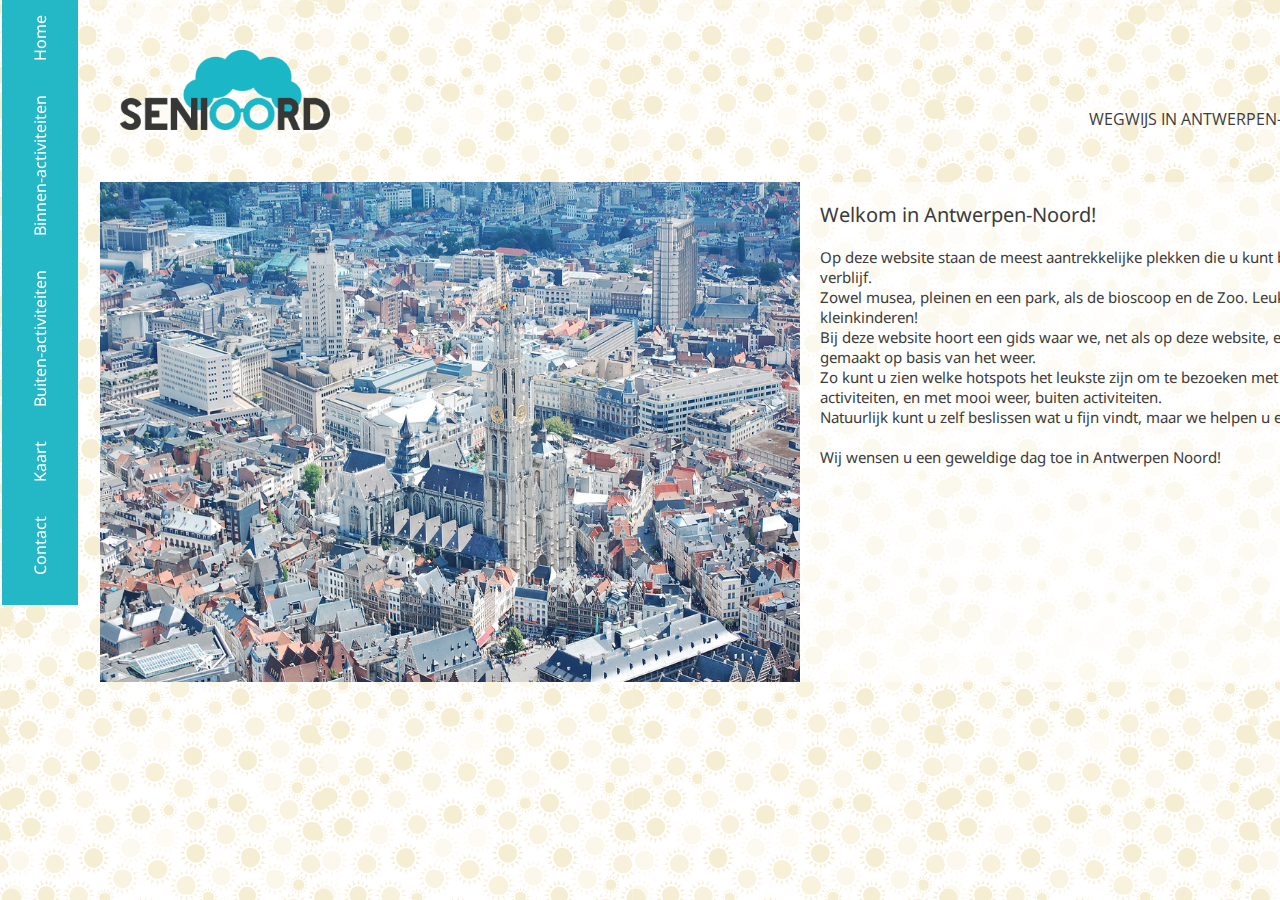
<file: index.html>
<!doctype html>
    <html>
        <head>
            <title>Senioord</title>
            <link rel="stylesheet" type="text/css" href="reset.css">
            <link rel="stylesheet" type="text/css" href="Senioord.css">
            <link href='http://fonts.googleapis.com/css?family=Lora' rel='stylesheet' type='text/css'>
            <link href='http://fonts.googleapis.com/css?family=Playfair+Display:400,700italic' rel='stylesheet' type='text/css'>
            <link href='http://fonts.googleapis.com/css?family=Droid+Sans' rel='stylesheet' type='text/css'>
            <link href='http://fonts.googleapis.com/css?family=Open+Sans:700' rel='stylesheet' type='text/css'>
            <meta charset="utf-8">
        </head>
        <body>
            <div class='kader'>
                <a href='index.html'><img src="logo.png" width='210' height='80'></a>
                <img src='paaltjezon.png' width='80' height='100px' class='paaltje'>
                <h1>WEGWIJS IN ANTWERPEN-NOORD</h1> 
            </div>

            <nav class='navigatie'>
                <a href='contact.html' class='nav_element' id='contact'>Contact</a>
                <a href='kaart.html' class='nav_element' id='kaart'>Kaart</a>
                <a href='buiten.html' class='nav_element' id='buiten'>Buiten-activiteiten</a>
                <a href='binnen.html' class='nav_element' id='binnen'> Binnen-activiteiten</a>
                <a href='index.html' class='nav_element' id='index'>Home</a>
            </nav>

            <div class='contact_hover_element contact onzichtbaar'>Contact</div>
            <div class='kaart_hover_element kaart onzichtbaar'>Kaart</div>
            <div class='buiten_hover_element buiten onzichtbaar'>Buiten-activiteiten</div>
            <div class='binnen_hover_element binnen onzichtbaar'>Binnen-activiteiten</div>
            <div class='index_hover_element index onzichtbaar'>Home</div>
            

         
            <div class='kader1a'><img src="antwerpen.jpg" width='700px' height='500px'></div>
            <div class='kader1b'><h2>Welkom in Antwerpen-Noord!</h2>
            <p><br>Op deze website staan de meest aantrekkelijke plekken die u kunt bezoeken tijdens uw verblijf.<br>
            Zowel musea, pleinen en een park, als de bioscoop en de Zoo. Leuk voor u en de kleinkinderen!<br>
            Bij deze website hoort een gids waar we, net als op deze website, een onderscheid hebben gemaakt op basis van het weer.<br>
            Zo kunt u zien welke hotspots het leukste zijn om te bezoeken met slecht weer, binnen-activiteiten, en met mooi weer, buiten activiteiten.<br>
            Natuurlijk kunt u zelf beslissen wat u fijn vindt, maar we helpen u een handje.<br><br>
            Wij wensen u een geweldige dag toe in Antwerpen Noord!</p></div>
        
        
        <script src="http://code.jquery.com/jquery-2.1.3.min.js"></script>
        <script src="index.js"></script>
        </body>
    </html>
</file>
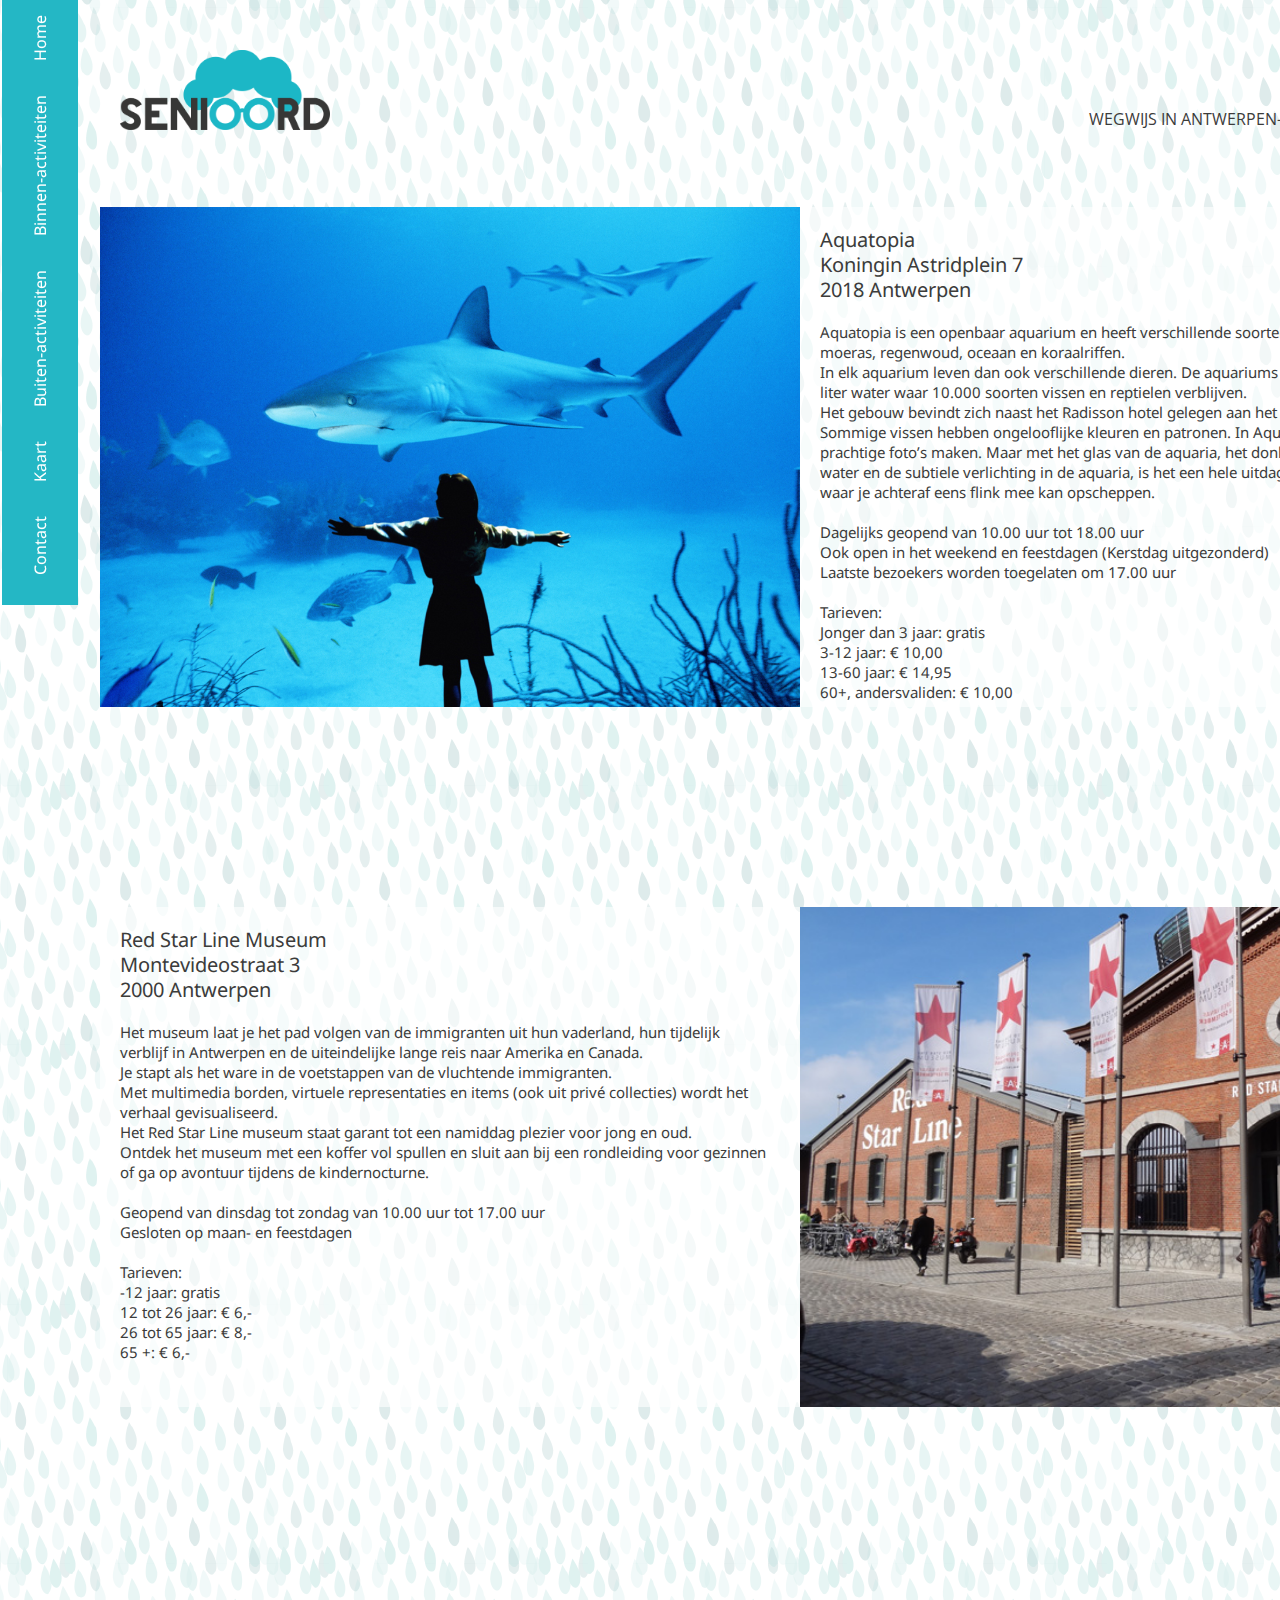
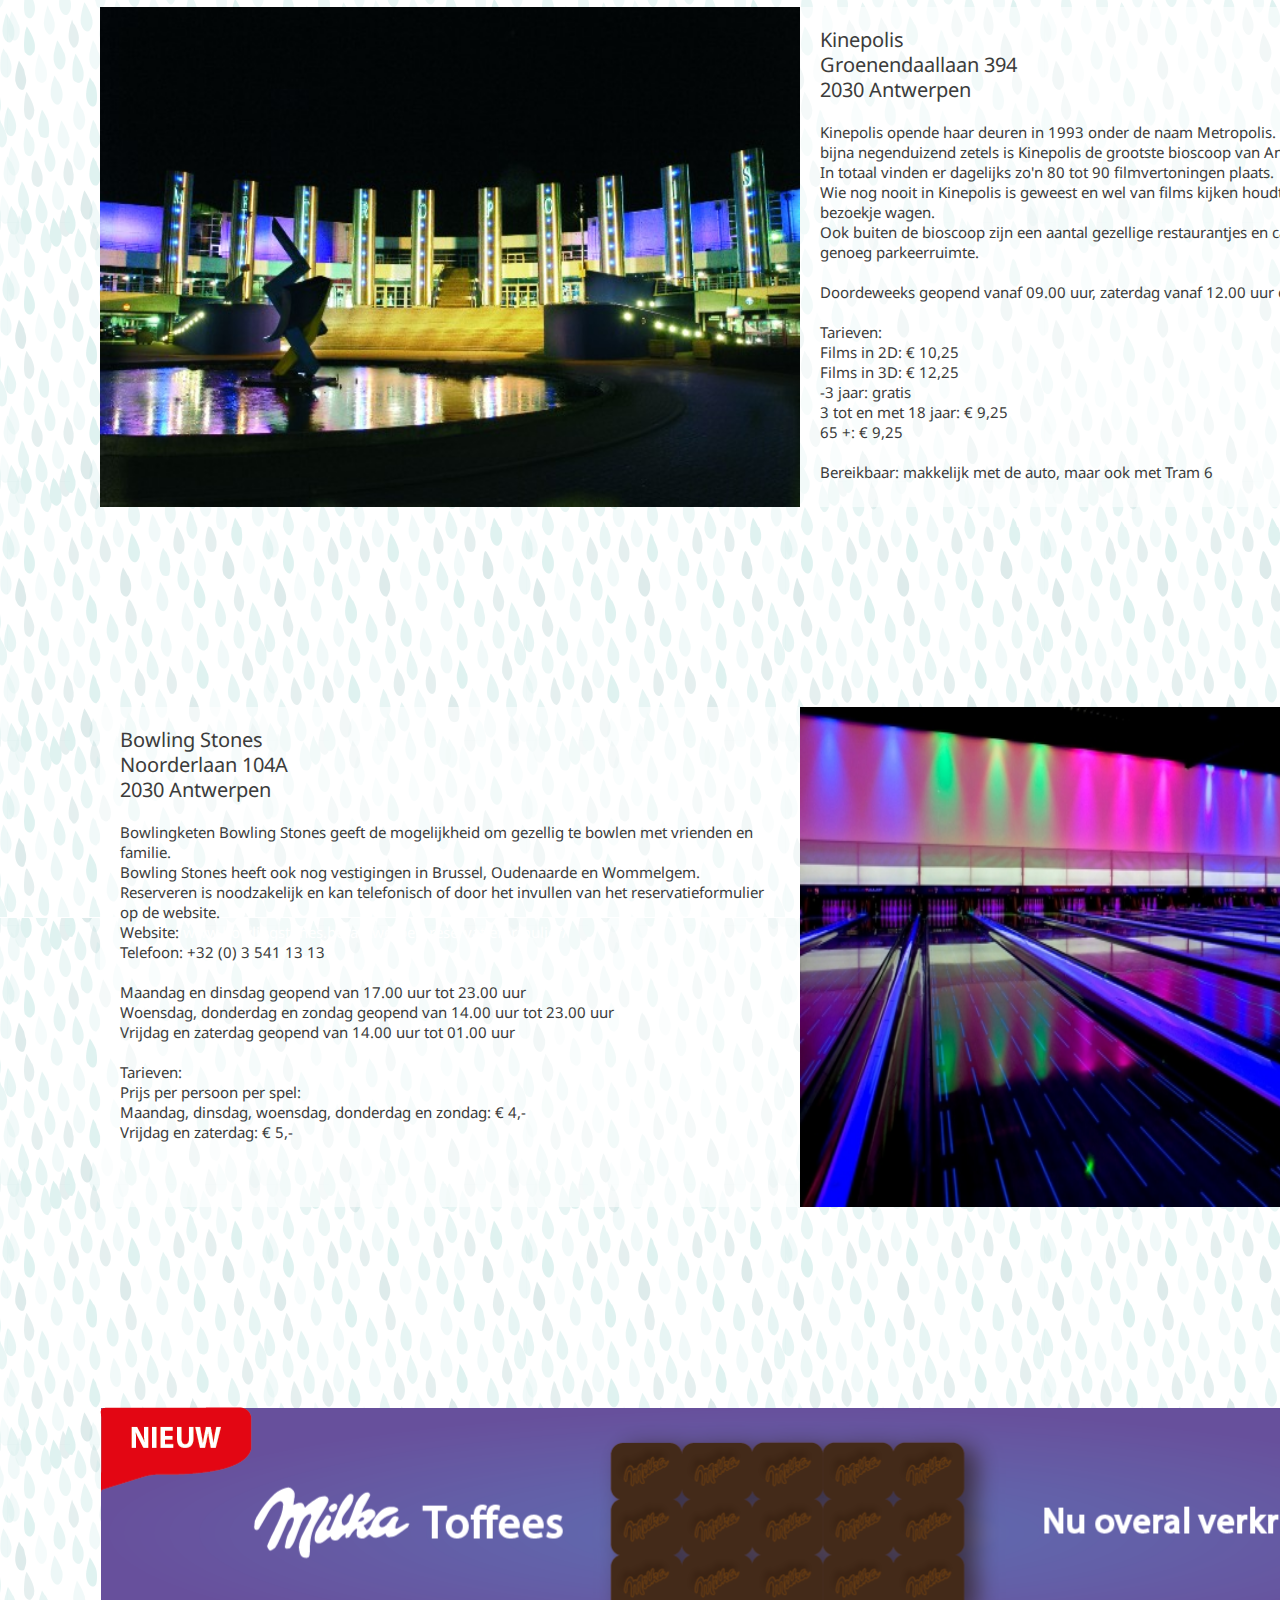
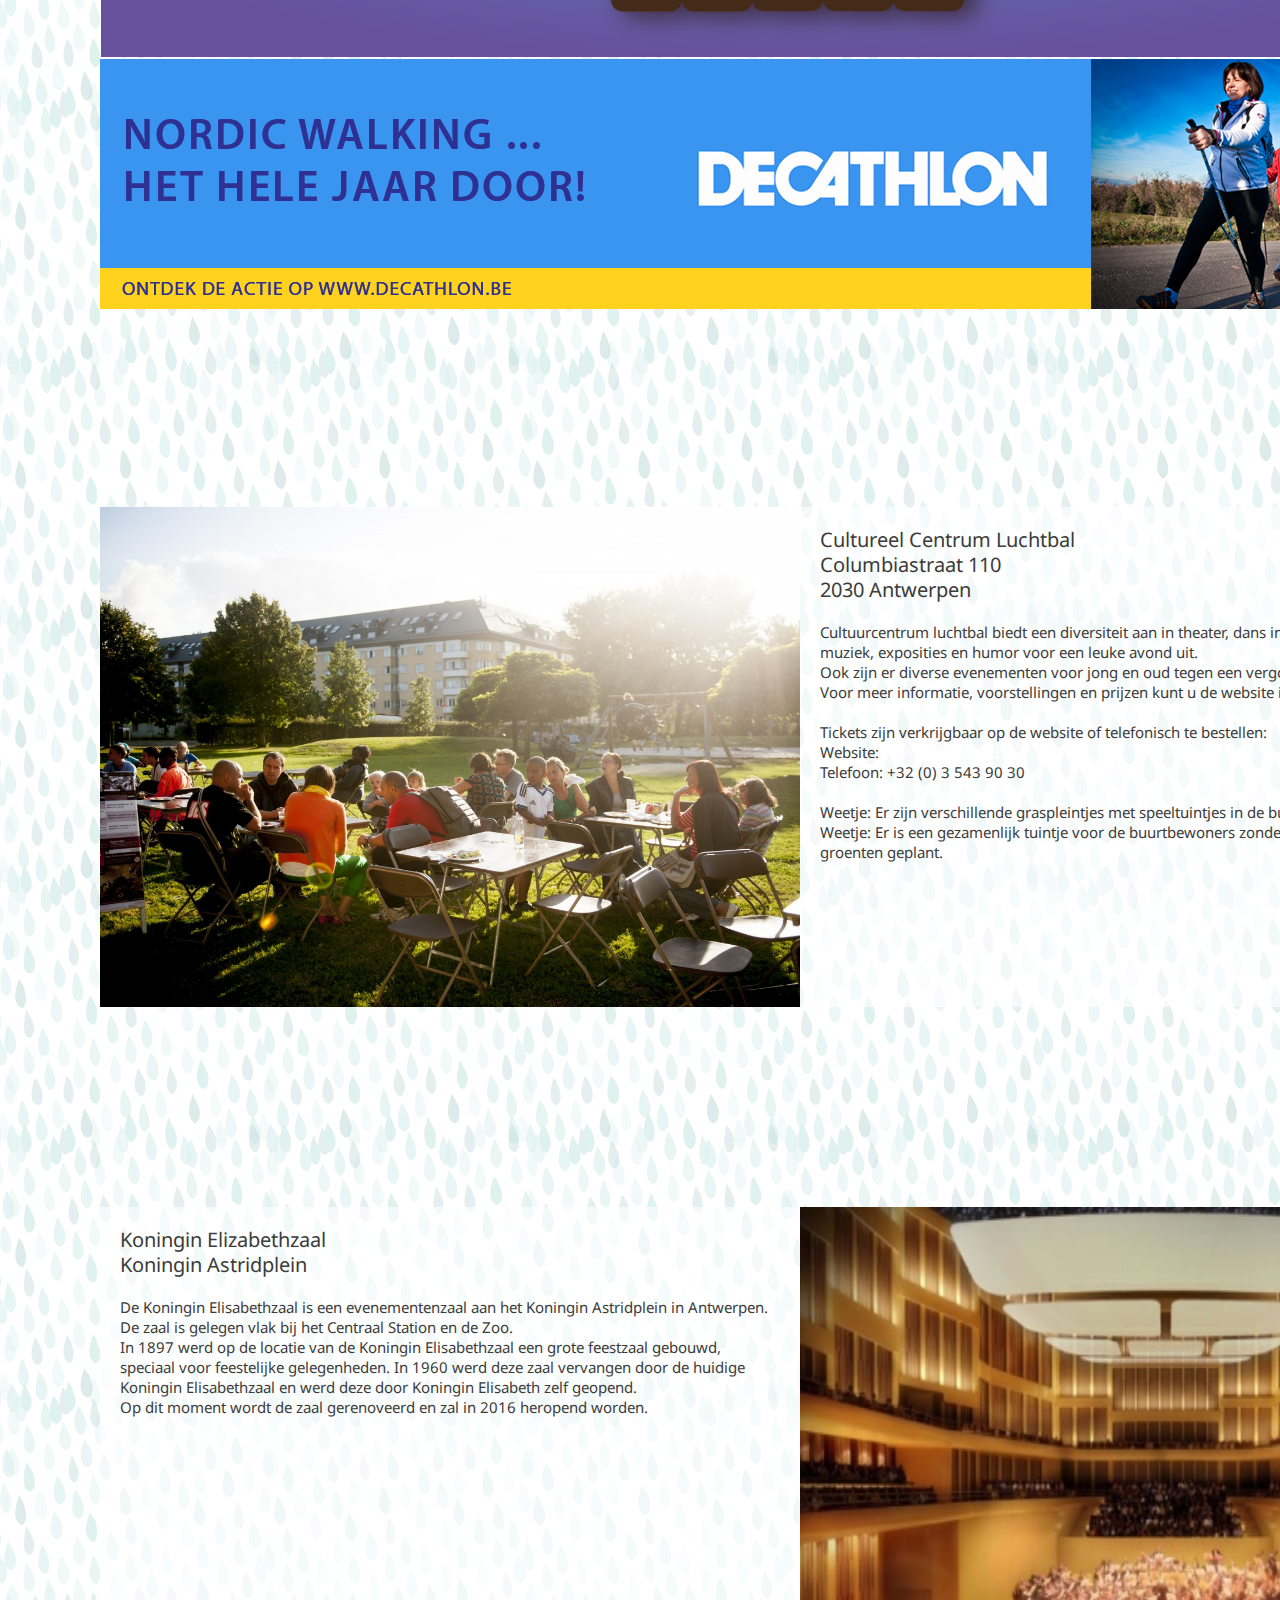
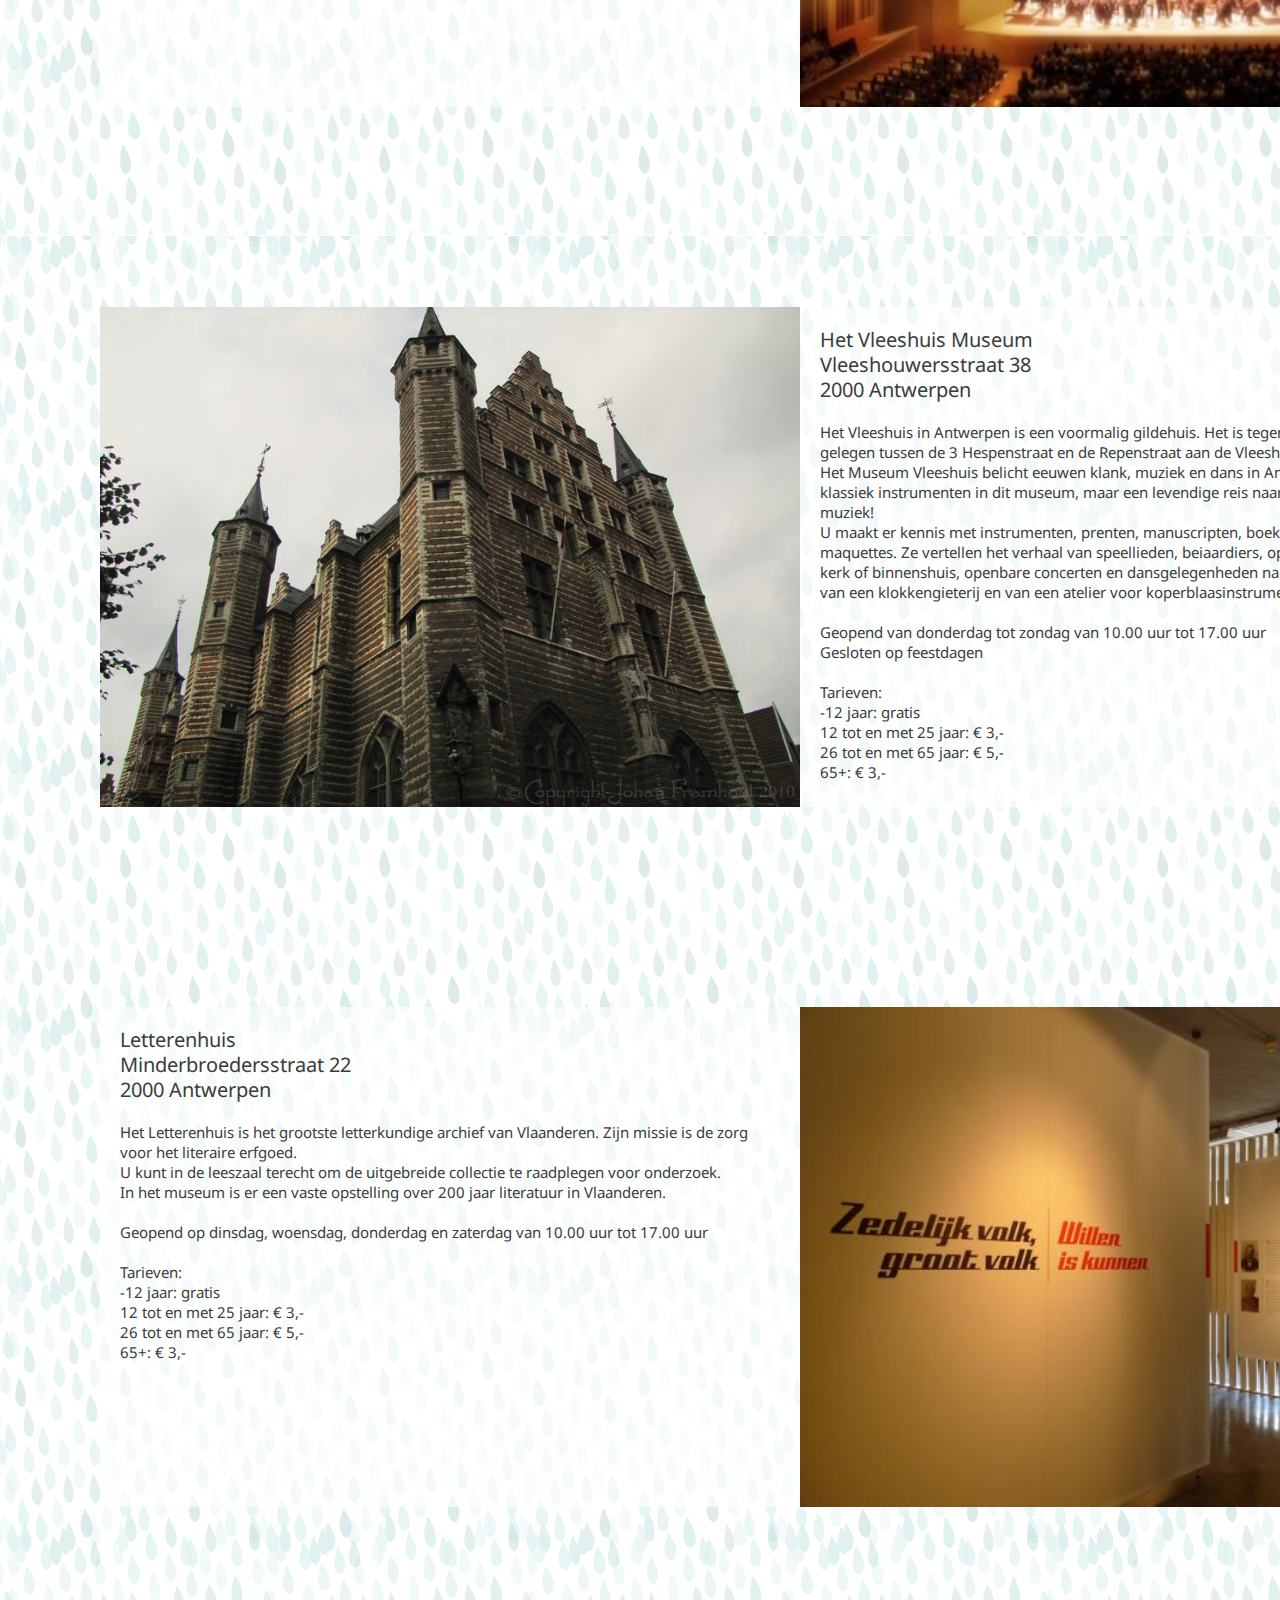
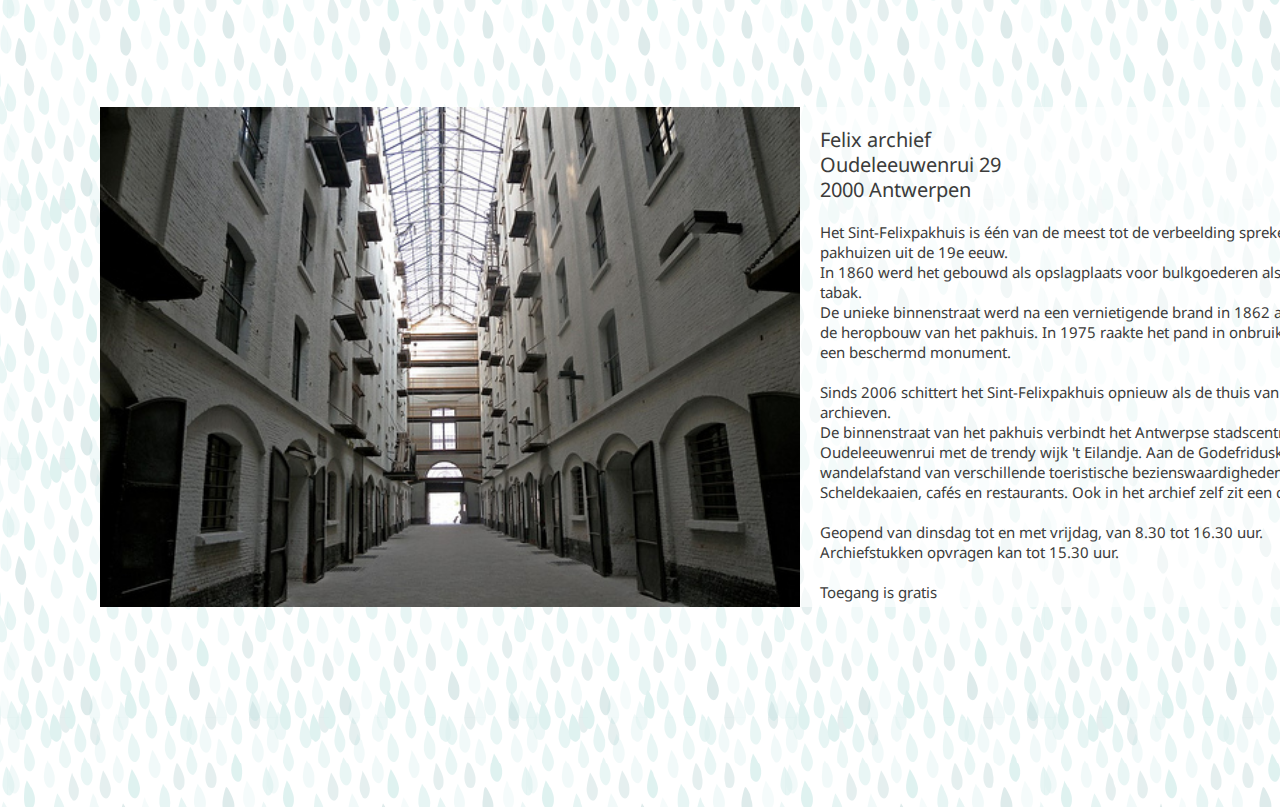
<file: binnen.html>
<!doctype html>
    <html>
        <head>
            <title>Senioord</title>
            <link rel="stylesheet" type="text/css" href="reset.css">
            <link rel="stylesheet" type="text/css" href="binnen.css">
            <link href='http://fonts.googleapis.com/css?family=Lora' rel='stylesheet' type='text/css'>
            <link href='http://fonts.googleapis.com/css?family=Playfair+Display:400,700italic' rel='stylesheet' type='text/css'>
            <link href='http://fonts.googleapis.com/css?family=Droid+Sans' rel='stylesheet' type='text/css'>
            <link href='http://fonts.googleapis.com/css?family=Open+Sans:700' rel='stylesheet' type='text/css'>
            <meta charset="utf-8">
        </head>
        <body>
            <div class='kader'>
                <a href='index.html'><img src="logo.png" width='210' height='80'></a>
                <img src='paaltjeregen.png' width='80' height='100px' class='paaltje'>
                <h1>WEGWIJS IN ANTWERPEN-NOORD</h1> 
            </div>

            <nav class='navigatie'>
                <a href='contact.html' class='nav_element' id='contact'>Contact</a>
                <a href='kaart.html' class='nav_element' id='kaart'>Kaart</a>
                <a href='buiten.html' class='nav_element' id='buiten'>Buiten-activiteiten</a>
                <a href='binnen.html' class='nav_element' id='binnen'> Binnen-activiteiten</a>
                <a href='index.html' class='nav_element' id='index'>Home</a>
            </nav>      

            <div class='contact_hover_element contact onzichtbaar'>Contact</div>
            <div class='kaart_hover_element kaart onzichtbaar'>Kaart</div>
            <div class='buiten_hover_element buiten onzichtbaar'>Buiten-activiteiten</div>
            <div class='binnen_hover_element binnen onzichtbaar'>Binnen-activiteiten</div>
            <div class='index_hover_element index onzichtbaar'>Home</div>

            <div class='kader1a'><img src="aquatopia.jpg"width='700px' height='500px'></div>
            <div class='kader1b'><h2>Aquatopia<br>Koningin Astridplein 7<br>2018 Antwerpen</h2>
                <p><br>Aquatopia is een openbaar aquarium en heeft verschillende soorten aquaria waaronder een moeras, regenwoud, oceaan en koraalriffen.<br>
                In elk aquarium leven dan ook verschillende dieren. De aquariums hebben in totaal 1.000.000 liter water waar 10.000 soorten vissen en reptielen verblijven.<br>
                Het gebouw bevindt zich naast het Radisson hotel gelegen aan het Koningin Astridplein.<br>
                Sommige vissen hebben ongelooflijke kleuren en patronen. In Aquatopia kan je dan ook prachtige foto’s maken. Maar met het glas van de aquaria, het donkere omgevingslicht, het water en de subtiele verlichting in de aquaria, is het een hele uitdaging om een foto te maken waar je achteraf eens flink mee kan opscheppen.<br><br>
                Dagelijks geopend van 10.00 uur tot 18.00 uur<br>
                Ook open in het weekend en feestdagen (Kerstdag uitgezonderd)<br>
                Laatste bezoekers worden toegelaten om 17.00 uur<br><br>
                Tarieven:<br>
                Jonger dan 3 jaar:       gratis<br>
                3-12 jaar:               € 10,00<br>
                13-60 jaar:              € 14,95<br>
                60+, andersvaliden:      € 10,00</p></div>

            <div class='kader2a'><h2>Red Star Line Museum<br>Montevideostraat 3<br>2000 Antwerpen</h2>
            <p><br>Het museum laat je het pad volgen van de immigranten uit hun vaderland, hun tijdelijk verblijf in Antwerpen en de uiteindelijke lange reis naar Amerika en Canada.<br>
            Je stapt als het ware in de voetstappen van de vluchtende immigranten.<br>
            Met multimedia borden, virtuele representaties en items (ook uit privé collecties) wordt het verhaal gevisualiseerd.<br>
            Het Red Star Line museum staat garant tot een namiddag plezier voor jong en oud.<br>
            Ontdek het museum met een koffer vol spullen en sluit aan bij een rondleiding voor gezinnen of ga op avontuur tijdens de kindernocturne.<br><br>
            Geopend van dinsdag tot zondag van 10.00 uur tot 17.00 uur<br>
            Gesloten op maan- en feestdagen<br><br>
            Tarieven:<br>
            -12 jaar:        gratis<br>
            12 tot 26 jaar:  € 6,-<br>
            26 tot 65 jaar:  € 8,-<br>
            65 +:            € 6,-</p></div>
            <div class='kader2b'><img src="redstarline.jpg" width='700px' height='500px'></div>

            <div class='kader3a'><img src="kinepolis.jpg" width='700px' height='500px'></div>
            <div class='kader3b'><h2>Kinepolis<br>Groenendaallaan 394<br>2030 Antwerpen</h2>
            <p><br>Kinepolis opende haar deuren in 1993 onder de naam Metropolis. Met 24 zalen en in totaal bijna negenduizend zetels is Kinepolis de grootste bioscoop van Antwerpen.<br>
            In totaal vinden er dagelijks zo'n 80 tot 90 filmvertoningen plaats.<br>
            Wie nog nooit in Kinepolis is geweest en wel van films kijken houdt moet zeker een keer een bezoekje wagen.<br>
            Ook buiten de bioscoop zijn een aantal gezellige restaurantjes en cafeetjes en er is meer dan genoeg parkeerruimte.<br><br>
            Doordeweeks geopend vanaf 09.00 uur, zaterdag vanaf 12.00 uur en zondag vanaf 10.00 uur<br><br>
            Tarieven:<br>
            Films in 2D:                € 10,25<br>
            Films in 3D:                € 12,25<br>
            -3 jaar:                    gratis<br>
            3 tot en met 18 jaar:       € 9,25<br>
            65 +:                       € 9,25<br><br>
            Bereikbaar: makkelijk met de auto, maar ook met Tram 6</p></div>

            <div class='kader4a'><h2>Bowling Stones<br>Noorderlaan 104A<br>2030 Antwerpen</h2>
            <p><br>Bowlingketen Bowling Stones geeft de mogelijkheid om gezellig te bowlen met vrienden en familie.<br>
            Bowling Stones heeft ook nog vestigingen in Brussel, Oudenaarde en Wommelgem.<br>
            Reserveren is noodzakelijk en kan telefonisch of door het invullen van het reservatieformulier op de website.<br>
            Website: <a href="http://www.bowlingstones.be/antwerpen-reservatieformulier/">www.bowlingstones.be/antwerpen-reservatieformulier/</a><br>
            Telefoon: +32 (0) 3 541 13 13<br><br>
            Maandag en dinsdag geopend van 17.00 uur tot 23.00 uur<br>
            Woensdag, donderdag en zondag geopend van 14.00 uur tot 23.00 uur<br>
            Vrijdag en zaterdag geopend van 14.00 uur tot 01.00 uur<br><br>
            Tarieven:<br>
            Prijs per persoon per spel:<br>
            Maandag, dinsdag, woensdag, donderdag en zondag:        € 4,-<br>
            Vrijdag en zaterdag:                                    € 5,-</p></div>
            <div class='kader4b'><img src="bowlingstones.jpg" width='700px' height='500px'></div>
            
            <div class='banner'>
                <img src="milka.png" width='1400px' height='250px'>
                <img src="tinne.png" width='1400px' height='250px'>
            </div>

            <div class='kader5a'><img src="luchtbal.jpg" width='700px' height='500px'></div>
            <div class='kader5b'><h2>Cultureel Centrum Luchtbal<br>Columbiastraat 110<br>2030 Antwerpen</h2>
            <p><br>Cultuurcentrum luchtbal biedt een diversiteit aan in theater, dans in verschillende stijlen, muziek, exposities en humor voor een leuke avond uit.<br>
            Ook zijn er diverse evenementen voor jong en oud tegen een vergoeding.<br>
            Voor meer informatie, voorstellingen en prijzen kunt u de website informeren.<br><br>
            Tickets zijn verkrijgbaar op de website of telefonisch te bestellen:<br>
            Website: <a href="http://www.ccluchtbal.be">www.ccluchtbal.be</a><br>
            Telefoon: +32 (0) 3 543 90 30<br><br>
            Weetje: Er zijn verschillende graspleintjes met speeltuintjes in de buurt aanwezig.<br>
            Weetje: Er is een gezamenlijk tuintje voor de buurtbewoners zonder tuin, hier worden o.a. groenten geplant.</p></div>

            <div class='kader6a'><h2>Koningin Elizabethzaal<br>Koningin Astridplein</h2>
            <p><br>De Koningin Elisabethzaal is een evenementenzaal aan het Koningin Astridplein in Antwerpen. De zaal is gelegen vlak bij het Centraal Station en de Zoo.<br> 
            In 1897 werd op de locatie van de Koningin Elisabethzaal een grote feestzaal gebouwd, speciaal voor feestelijke gelegenheden. In 1960 werd deze zaal vervangen door de huidige Koningin Elisabethzaal en werd deze door Koningin Elisabeth zelf geopend.<br>
            Op dit moment wordt de zaal gerenoveerd en zal in 2016 heropend worden.</p></div>
            <div class='kader6b'><img src="elizabeth.jpg" width='700px' height='500px'></div>
            

            <div class='kader7a'><img src="vleeshuis.jpg" width='700px' height='500px'></div>
            <div class='kader7b'><h2>Het Vleeshuis Museum<br>Vleeshouwersstraat 38<br>2000 Antwerpen</h2>
            <p><br>Het Vleeshuis in Antwerpen is een voormalig gildehuis. Het is tegenwoordig een museum gelegen tussen de 3 Hespenstraat en de Repenstraat aan de Vleeshouwersstraat.<br>
            Het Museum Vleeshuis belicht eeuwen klank, muziek en dans in Antwerpen. Verwacht geen klassiek instrumenten in dit museum, maar een levendige reis naar de wereld achter de muziek!<br>
            U maakt er kennis met instrumenten, prenten, manuscripten, boeken, schilderijen en maquettes. Ze vertellen het verhaal van speellieden, beiaardiers, operazangers, muziek in de kerk of binnenshuis, openbare concerten en dansgelegenheden na 1800. Er zijn reconstructies van een klokkengieterij en van een atelier voor koperblaasinstrumenten.<br><br>
            Geopend van donderdag tot zondag van 10.00 uur tot 17.00 uur<br>
            Gesloten op feestdagen<br><br>
            Tarieven:<br>
            -12 jaar:                   gratis<br>
            12 tot en met 25 jaar:      € 3,-<br>
            26 tot en met 65 jaar:      € 5,-<br>
            65+:                        € 3,-</p></div>

            

            <div class='kader8a'><h2>Letterenhuis<br>Minderbroedersstraat 22<br>2000 Antwerpen</h2>
            <p><br>Het Letterenhuis is het grootste letterkundige archief van Vlaanderen. Zijn missie is de zorg voor het literaire erfgoed.<br>
            U kunt in de leeszaal terecht om de uitgebreide collectie te raadplegen voor onderzoek.<br>
            In het museum is er een vaste opstelling over 200 jaar literatuur in Vlaanderen.<br><br>
            Geopend op dinsdag, woensdag, donderdag en zaterdag van 10.00 uur tot 17.00 uur<br><br>
            Tarieven:<br>
            -12 jaar:                   gratis<br>
            12 tot en met 25 jaar:      € 3,-<br>
            26 tot en met 65 jaar:      € 5,-<br>
            65+:                        € 3,-</p></div>
            <div class='kader8b'><img src="letterenhuis.jpg" width='700px' height='500px'></div>
            

            <div class='kader9a'><img src="felix.jpg" width='700px' height='500px'></div>
            <div class='kader9b'><h2>Felix archief<br>Oudeleeuwenrui 29<br>2000 Antwerpen</h2>
            <p><br>Het Sint-Felixpakhuis is één van de meest tot de verbeelding sprekende voorbeelden van pakhuizen uit de 19e eeuw.<br>
            In 1860 werd het gebouwd als opslagplaats voor bulkgoederen als koffie, graan, kaas en tabak.<br>
            De unieke binnenstraat werd na een vernietigende brand in 1862 aangelegd als brandgang bij de heropbouw van het pakhuis. In 1975 raakte het pand in onbruik en een jaar later werd het een beschermd monument.<br><br>
            Sinds 2006 schittert het Sint-Felixpakhuis opnieuw als de thuis van de meer dan 28 kilometer archieven.<br>
            De binnenstraat van het pakhuis verbindt het Antwerpse stadscentrum aan de Oudeleeuwenrui met de trendy wijk 't Eilandje. Aan de Godefriduskaai en ligt op wandelafstand van verschillende toeristische bezienswaardigheden, gezellige pleintjes, de Scheldekaaien, cafés en restaurants. Ook in het archief zelf zit een café en een kledingwinkel.<br><br>
            Geopend van dinsdag tot en met vrijdag, van 8.30 tot 16.30 uur.<br>
            Archiefstukken opvragen kan tot 15.30 uur.<br><br>
            Toegang is gratis</p></div>

            
        <script src="http://code.jquery.com/jquery-2.1.3.min.js"></script>
        <script src="index.js"></script>
        </body>
    </html>
</file>
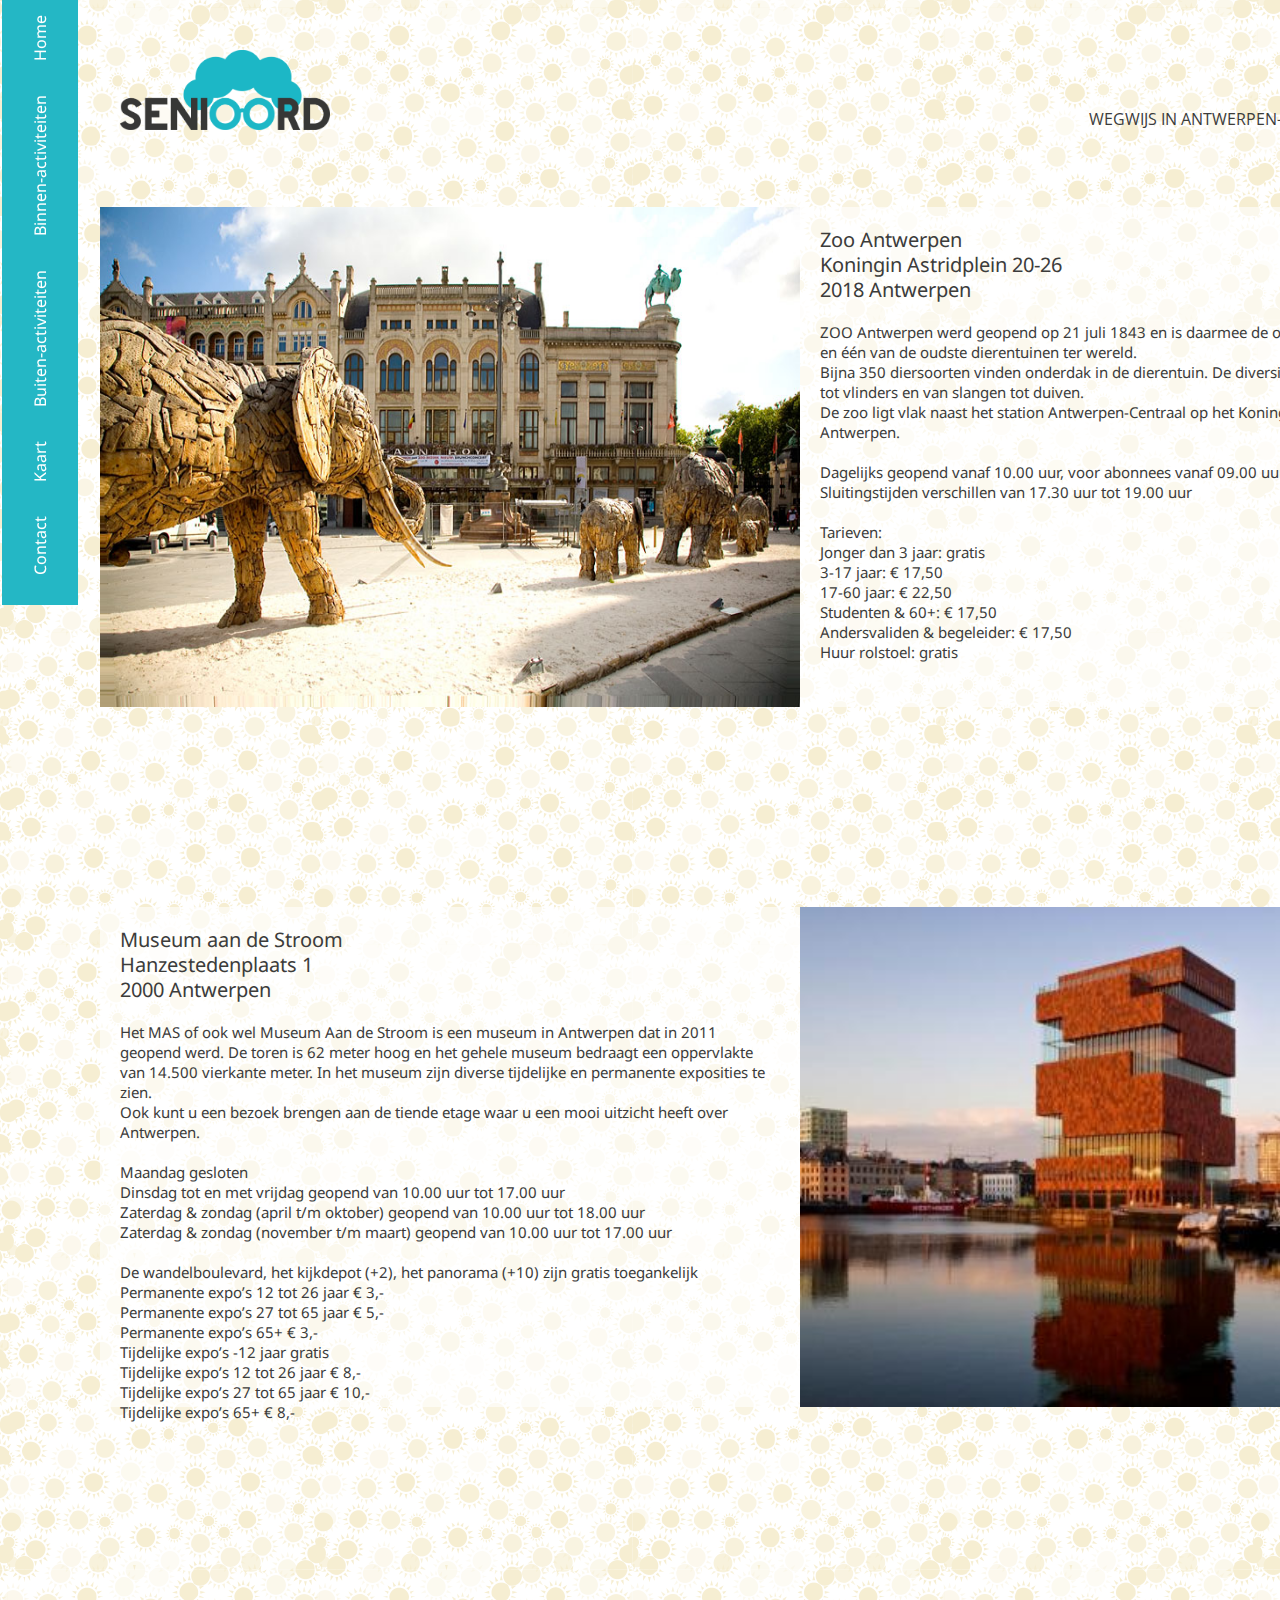
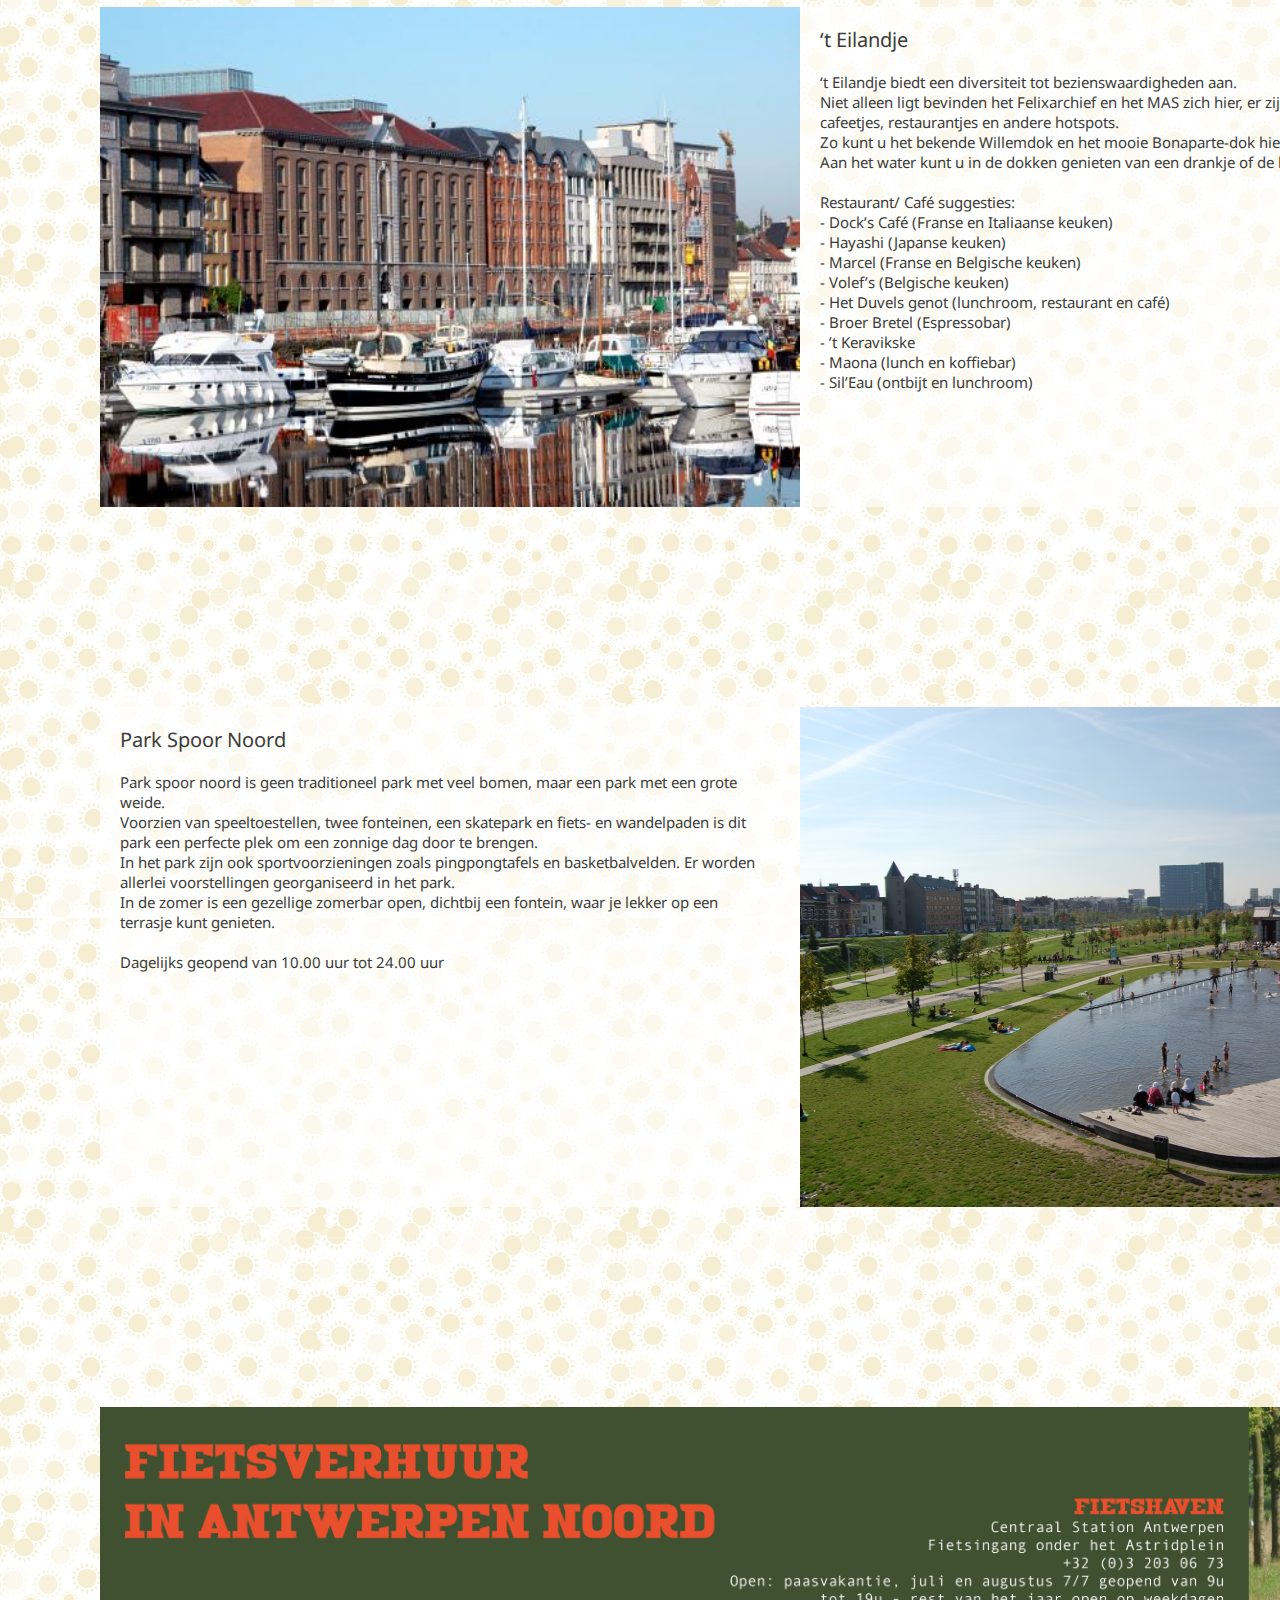
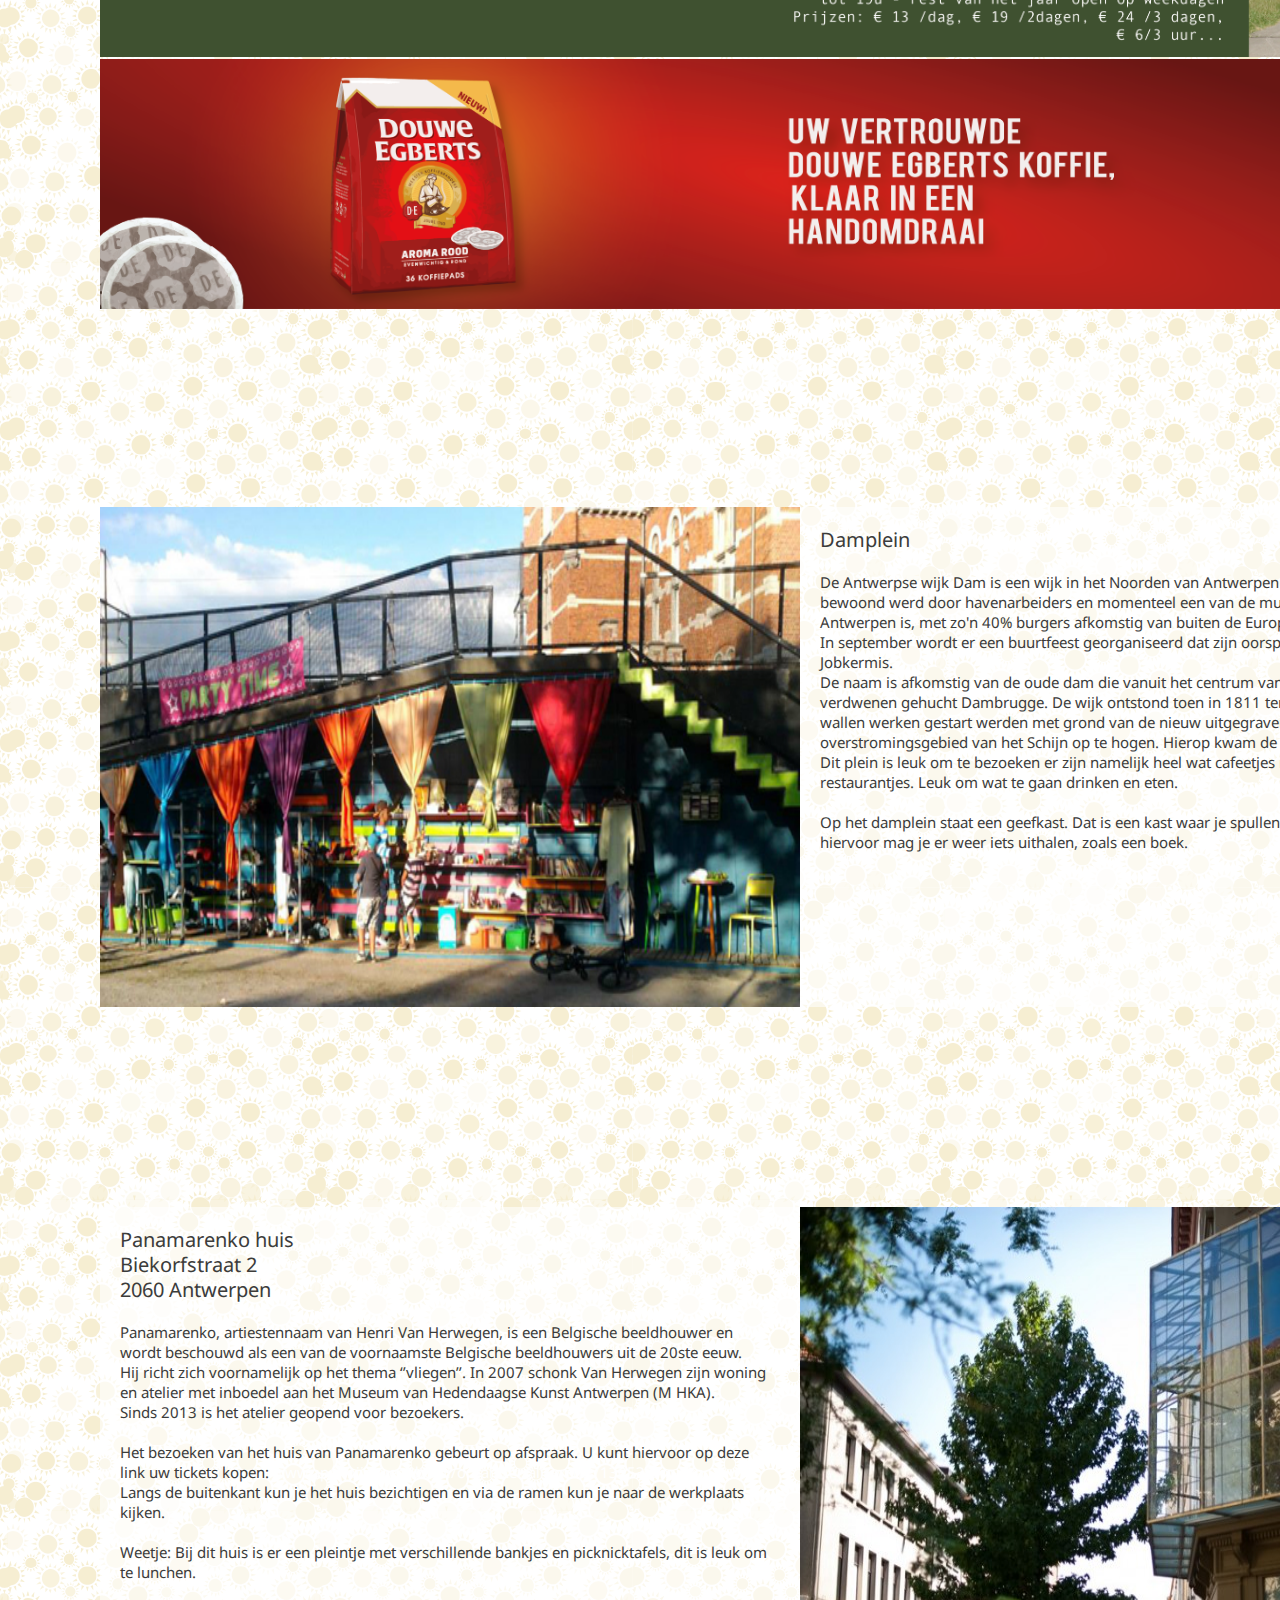
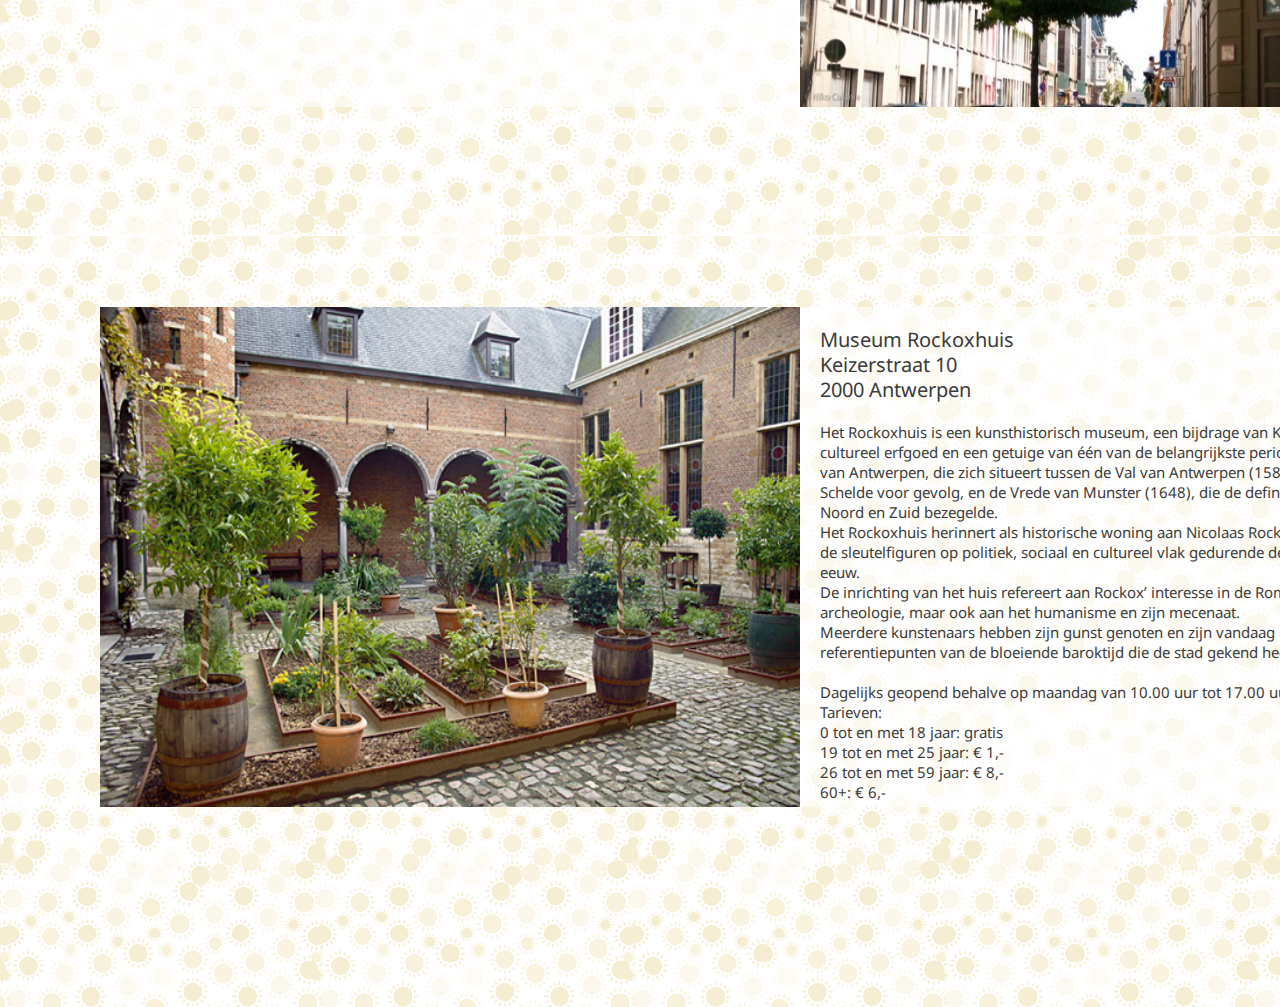
<file: buiten.html>
<!doctype html>
    <html>
        <head>
            <title>Senioord</title>
            <link rel="stylesheet" type="text/css" href="reset.css">
            <link rel="stylesheet" type="text/css" href="buiten.css">
            <link href='http://fonts.googleapis.com/css?family=Lora' rel='stylesheet' type='text/css'>
            <link href='http://fonts.googleapis.com/css?family=Playfair+Display:400,700italic' rel='stylesheet' type='text/css'>
            <link href='http://fonts.googleapis.com/css?family=Droid+Sans' rel='stylesheet' type='text/css'>
            <link href='http://fonts.googleapis.com/css?family=Open+Sans:700' rel='stylesheet' type='text/css'>
            <meta charset="utf-8">
        </head>
        <body>
          <div class='kader'>
                <a href='index.html'><img src="logo.png" width='210' height='80'></a>
                <img src='paaltjezon.png' width='80' height='100px' class='paaltje'>
                <h1>WEGWIJS IN ANTWERPEN-NOORD</h1> 
            </div>

            <nav class='navigatie'>
                <a href='contact.html' class='nav_element' id='contact'>Contact</a>
                <a href='kaart.html' class='nav_element' id='kaart'>Kaart</a>
                <a href='buiten.html' class='nav_element' id='buiten'>Buiten-activiteiten</a>
                <a href='binnen.html' class='nav_element' id='binnen'> Binnen-activiteiten</a>
                <a href='index.html' class='nav_element' id='index'>Home</a>
            </nav>     

            <div class='contact_hover_element contact onzichtbaar'>Contact</div>
            <div class='kaart_hover_element kaart onzichtbaar'>Kaart</div>
            <div class='buiten_hover_element buiten onzichtbaar'>Buiten-activiteiten</div>
            <div class='binnen_hover_element binnen onzichtbaar'>Binnen-activiteiten</div>
            <div class='index_hover_element index onzichtbaar'>Home</div>

            <div class='kader1a'><img src="zoo.jpg" width='700px' height='500px'></div>
            <div class='kader1b'><h2>Zoo Antwerpen<br>Koningin Astridplein 20-26<br>2018 Antwerpen</h2>
            <p><br>ZOO Antwerpen werd geopend op 21 juli 1843 en is daarmee de oudste dierentuin van België en één van de oudste dierentuinen ter wereld.<br>
            Bijna 350 diersoorten vinden onderdak in de dierentuin. De diversiteit loopt van roofdieren tot vlinders en van slangen tot duiven.<br>
            De zoo ligt vlak naast het station Antwerpen-Centraal op het Koningin Astridplein in Antwerpen.<br><br>
            Dagelijks geopend vanaf 10.00 uur, voor abonnees vanaf 09.00 uur<br>
            Sluitingstijden verschillen van 17.30 uur tot 19.00 uur<br><br>
            Tarieven:<br>
            Jonger dan 3 jaar:              gratis<br>
            3-17 jaar:                      € 17,50<br>
            17-60 jaar:                     € 22,50<br>
            Studenten & 60+:                € 17,50<br>
            Andersvaliden & begeleider:     € 17,50<br>
            Huur rolstoel:                  gratis</p></div>

            <div class='kader2a'><h2>Museum aan de Stroom<br>Hanzestedenplaats 1<br>2000 Antwerpen</h2>
            <p><br>Het MAS of ook wel Museum Aan de Stroom is een museum in Antwerpen dat in 2011 geopend werd.
            De toren is 62 meter hoog en het gehele museum bedraagt een oppervlakte van 14.500 vierkante meter. In het museum zijn diverse tijdelijke en permanente exposities te zien.<br>
            Ook kunt u een bezoek brengen aan de tiende etage waar u een mooi uitzicht heeft over Antwerpen.<br><br>
            Maandag gesloten<br>
            Dinsdag tot en met vrijdag geopend van 10.00 uur tot 17.00 uur<br>
            Zaterdag & zondag (april t/m oktober) geopend van 10.00 uur tot 18.00 uur<br>
            Zaterdag & zondag (november t/m maart) geopend van 10.00 uur tot 17.00 uur<br><br>
            De wandelboulevard, het kijkdepot (+2), het panorama (+10) zijn gratis toegankelijk<br>
            Permanente expo’s 12 tot 26 jaar        € 3,-<br>
            Permanente expo’s 27 tot 65 jaar        € 5,-<br>
            Permanente expo’s 65+                   € 3,-<br>
            Tijdelijke expo’s -12 jaar              gratis<br>
            Tijdelijke expo’s 12 tot 26 jaar        € 8,-<br>
            Tijdelijke expo’s 27 tot 65 jaar        € 10,-<br>
            Tijdelijke expo’s 65+                   € 8,-<br></p></div>
            <div class='kader2b'><img src="mas.jpg" width='700px' height='500px'></div>

            <div class='kader3a'><img src="eilandje.jpg" width='700px' height='500px'></div>
            <div class='kader3b'><h2>‘t Eilandje</h2>
            <p><br>‘t Eilandje biedt een diversiteit tot bezienswaardigheden aan.<br>
            Niet alleen ligt bevinden het Felixarchief en het MAS zich hier, er zijn ook genoeg leuke cafeetjes, restaurantjes en andere hotspots.<br>
            Zo kunt u het bekende Willemdok en het mooie Bonaparte-dok hier vinden.<br>
            Aan het water kunt u in de dokken genieten van een drankje of de boten bezichtigen.<br><br>
            Restaurant/ Café suggesties:<br>
            -   Dock’s Café (Franse en Italiaanse keuken)<br>
            -   Hayashi (Japanse keuken)<br>
            -   Marcel (Franse en Belgische keuken)<br>
            -   Volef’s (Belgische keuken)<br>
            -   Het Duvels genot (lunchroom, restaurant en café)<br>
            -   Broer Bretel (Espressobar)<br>
            -   ’t Keravikske <br>
            -   Maona (lunch en koffiebar)<br>
            -   Sil’Eau (ontbijt en lunchroom)</p></div>

            <div class='kader4a'><h2>Park Spoor Noord</h2>
            <p><br>Park spoor noord is geen traditioneel park met veel bomen, maar een park met een grote weide.<br>
            Voorzien van speeltoestellen, twee fonteinen, een skatepark en fiets- en wandelpaden is dit park een perfecte plek om een zonnige dag door te brengen.<br> 
            In het park zijn ook sportvoorzieningen zoals pingpongtafels en basketbalvelden. Er worden allerlei voorstellingen georganiseerd in het park.<br>
            In de zomer is een gezellige zomerbar open, dichtbij een fontein, waar je lekker op een terrasje kunt genieten.<br><br>
            Dagelijks geopend van 10.00 uur tot 24.00 uur</p></div>
            <div class='kader4b'><img src="noord.jpg" width='700px' height='500px'></div>
            
            <div class='banner'>
                <img src="lynn.png" width='1400px' height='250px'>
                <img src="gera.png" width='1400px' height='250px'>
            </div>

            <div class='kader5a'><img src="damplein.jpg" width='700px' height='500px'></div>
            <div class='kader5b'><h2>Damplein</h2>
            <p><br>De Antwerpse wijk Dam is een wijk in het Noorden van Antwerpen die vroeger vooral bewoond werd door havenarbeiders en momenteel een van de multicultureelste wijken van Antwerpen is, met zo'n 40% burgers afkomstig van buiten de Europese Gemeenschap.<br>
            In september wordt er een buurtfeest georganiseerd dat zijn oorsprong vindt in de volkse St-Jobkermis.<br>
            De naam is afkomstig van de oude dam die vanuit het centrum van Antwerpen naar het verdwenen gehucht Dambrugge. De wijk ontstond toen in 1811 ten noorden van de Spaanse wallen werken gestart werden met grond van de nieuw uitgegraven dokken om het overstromingsgebied van het Schijn op te hogen. Hierop kwam de wijk tot ontwikkeling.<br>
            Dit plein is leuk om te bezoeken er zijn namelijk heel wat cafeetjes met een terras en restaurantjes. Leuk om wat te gaan drinken en eten.<br><br>
            Op het damplein staat een geefkast. Dat is een kast waar je spullen in kan plaatsen. In ruil hiervoor mag je er weer iets uithalen, zoals een boek.</p></div>

            <div class='kader6a'><h2>Panamarenko huis<br>Biekorfstraat 2<br>2060 Antwerpen</h2>
            <p><br>Panamarenko, artiestennaam van Henri Van Herwegen, is een Belgische beeldhouwer en wordt beschouwd als  een van de voornaamste Belgische beeldhouwers uit de 20ste eeuw.<br>
            Hij richt zich voornamelijk op het thema ‘’vliegen’’. In 2007 schonk Van Herwegen zijn woning en atelier met inboedel aan het Museum van Hedendaagse Kunst Antwerpen (M HKA).<br>
            Sinds 2013 is het atelier geopend voor bezoekers.<br><br>
            Het bezoeken van het huis van Panamarenko gebeurt op afspraak. U kunt hiervoor op deze link uw tickets kopen:
            <a href="http://app.mijnevent.be/nl/organizer-all-events/130537/m-hka">www.app.mijnevent.be/nl/organizer-all-events/130537/m-hka</a><br>
            Langs de buitenkant kun je het huis bezichtigen en via de ramen kun je naar de werkplaats kijken.<br><br>
            Weetje: Bij dit huis is er een pleintje met verschillende bankjes en picknicktafels, dit is leuk om te lunchen.</p></div>
            <div class='kader6b'><img src="panamarenko.jpg" width='700px' height='500px'></div>
            

            <div class='kader7a'><img src="rockxhuis.jpg" width='700px' height='500px'></div>
            <div class='kader7b'><h2>Museum Rockoxhuis<br>Keizerstraat 10<br>2000 Antwerpen</h2>
            <p><br>Het Rockoxhuis is een kunsthistorisch museum, een bijdrage van KBC aan het behoud van het cultureel erfgoed en een getuige van één van de belangrijkste periodes uit de geschiedenis van Antwerpen, die zich situeert tussen de Val van Antwerpen (1585), met het sluiten van de Schelde voor gevolg, en de Vrede van Munster (1648), die de definitieve scheiding tussen Noord en Zuid bezegelde.<br>
            Het Rockoxhuis herinnert als historische woning aan Nicolaas Rockox (1560-1640), één van de sleutelfiguren op politiek, sociaal en cultureel vlak gedurende de eerste helft van de 17de eeuw.<br>
            De inrichting van het huis refereert aan Rockox’ interesse in de Romeinse geschiedenis, in archeologie, maar ook aan het humanisme en zijn mecenaat.<br>
            Meerdere kunstenaars hebben zijn gunst genoten en zijn vandaag nog steeds referentiepunten van de bloeiende baroktijd die de stad gekend heeft.<br><br>
            Dagelijks geopend behalve op maandag van 10.00 uur tot 17.00 uur<br>
            Tarieven:<br>
            0 tot en met 18 jaar:    gratis<br>
            19 tot en met 25 jaar:   € 1,-<br>
            26 tot en met 59 jaar:   € 8,-<br>
            60+:                     € 6,-</p></div>  


        <script src="http://code.jquery.com/jquery-2.1.3.min.js"></script>
        <script src="index.js"></script>
        </body>
    </html>
</file>
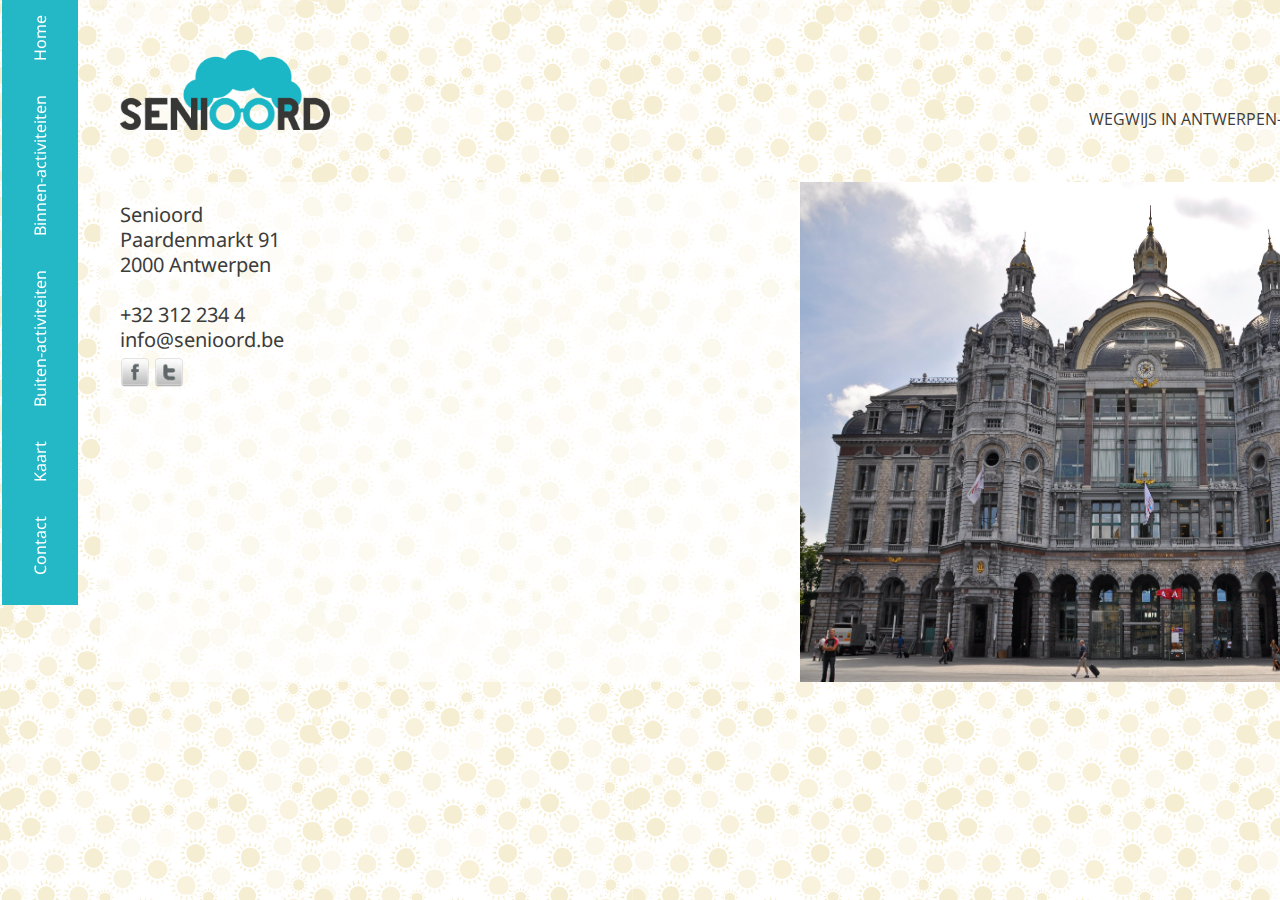
<file: contact.html>
<!doctype html>
    <html>
        <head>
            <title>Senioord</title>
            <link rel="stylesheet" type="text/css" href="reset.css">
            <link rel="stylesheet" type="text/css" href="contact.css">
            <link href='http://fonts.googleapis.com/css?family=Lora' rel='stylesheet' type='text/css'>
            <link href='http://fonts.googleapis.com/css?family=Playfair+Display:400,700italic' rel='stylesheet' type='text/css'>
            <link href='http://fonts.googleapis.com/css?family=Droid+Sans' rel='stylesheet' type='text/css'>
            <link href='http://fonts.googleapis.com/css?family=Open+Sans:700' rel='stylesheet' type='text/css'>
            <meta charset="utf-8">
        </head>
        <body>
            <div class='kader'>
                <a href='index.html'><img src="logo.png" width='210' height='80'></a>
                <img src='paaltjezon.png' width='80' height='100px' class='paaltje'>
                <h1>WEGWIJS IN ANTWERPEN-NOORD</h1> 
			</div>

            <nav class='navigatie'>
                <a href='contact.html' class='nav_element' id='contact'>Contact</a>
                <a href='kaart.html' class='nav_element' id='kaart'>Kaart</a>
                <a href='buiten.html' class='nav_element' id='buiten'>Buiten-activiteiten</a>
                <a href='binnen.html' class='nav_element' id='binnen'> Binnen-activiteiten</a>
                <a href='index.html' class='nav_element' id='index'>Home</a>
            </nav>

            <div class='contact_hover_element contact onzichtbaar'>Contact</div>
            <div class='kaart_hover_element kaart onzichtbaar'>Kaart</div>
            <div class='buiten_hover_element buiten onzichtbaar'>Buiten-activiteiten</div>
            <div class='binnen_hover_element binnen onzichtbaar'>Binnen-activiteiten</div>
            <div class='index_hover_element index onzichtbaar'>Home</div>

            <div class='kader1a'><h2>
                    Senioord<br>
                    Paardenmarkt 91<br>
                    2000 Antwerpen<br><br>
                    +32 312 234 4<br>
                    info@senioord.be</h2>
            

                <div class='icons'>
                	<a href="https://www.facebook.com/pages/Senioord/1396187790709168?notif_t=fbpage_fan_invite"><img src="facebook.png" width='30px' height='30px'></a>
                    <a href="https://twitter.com/Senioord_2015"><img src="twitter.png" width='30px' height='30px'></a>
                </div></div>
            <div class='kader1b'><img src="centraal.jpg" width='700px' height='500px'></div>

            <script src="http://code.jquery.com/jquery-2.1.3.min.js"></script>
            <script src="index.js"></script>
            </body>
    </html>
</file>
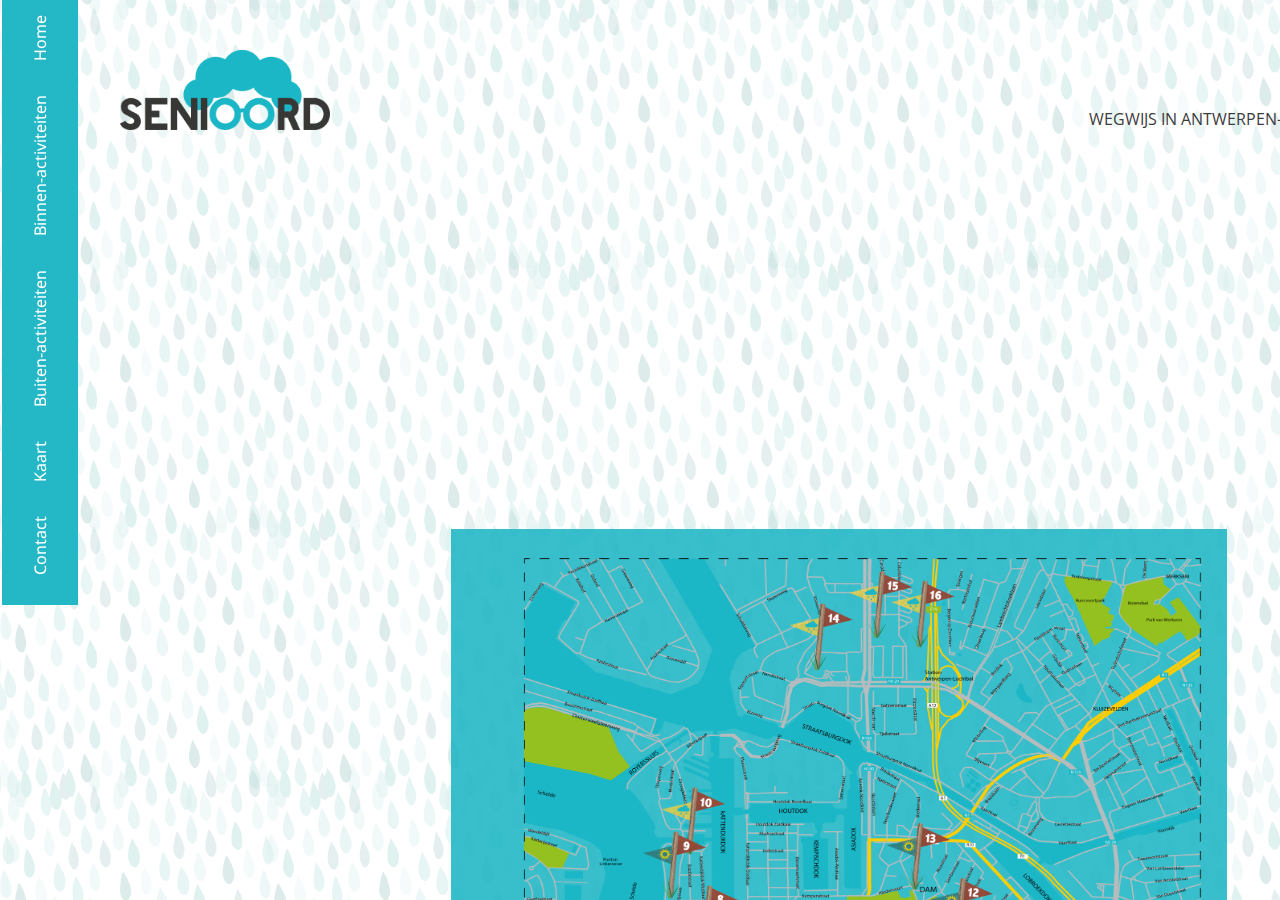
<file: kaart.html>
<!doctype html>
    <html>
        <head>
            <title>Senioord</title>
            <link rel="stylesheet" type="text/css" href="reset.css">
            <link rel="stylesheet" type="text/css" href="kaart.css">
            <link href='http://fonts.googleapis.com/css?family=Lora' rel='stylesheet' type='text/css'>
            <link href='http://fonts.googleapis.com/css?family=Playfair+Display:400,700italic' rel='stylesheet' type='text/css'>
            <link href='http://fonts.googleapis.com/css?family=Droid+Sans' rel='stylesheet' type='text/css'>
            <link href='http://fonts.googleapis.com/css?family=Open+Sans:700' rel='stylesheet' type='text/css'>
            <meta charset="utf-8">
        </head>
        <body>
            <div class='kader'>
                <a href='index.html'><img src="logo.png" width='210' height='80'></a>
                <img src='paaltjeregen.png' width='80' height='100px' class='paaltje'>
                <h1>WEGWIJS IN ANTWERPEN-NOORD</h1> 
            </div>
           
            <nav class='navigatie'>
                <a href='contact.html' class='nav_element' id='contact'>Contact</a>
                <a href='kaart.html' class='nav_element' id='kaart'>Kaart</a>
                <a href='buiten.html' class='nav_element' id='buiten'>Buiten-activiteiten</a>
                <a href='binnen.html' class='nav_element' id='binnen'> Binnen-activiteiten</a>
                <a href='index.html' class='nav_element' id='index'>Home</a>
            </nav>

                        <div class='contact_hover_element contact onzichtbaar'>Contact</div>
            <div class='kaart_hover_element kaart onzichtbaar'>Kaart</div>
            <div class='buiten_hover_element buiten onzichtbaar'>Buiten-activiteiten</div>
            <div class='binnen_hover_element binnen onzichtbaar'>Binnen-activiteiten</div>
            <div class='index_hover_element index onzichtbaar'>Home</div>

            <div class='kaart'><img src="kaartje.png" height='750px' width='750px'></div>

            <script src="http://code.jquery.com/jquery-2.1.3.min.js"></script>
            <script src="index.js"></script>
            </body>
    </html>
</file>
<file: Senioord.css>
body {
	font-family: 'Droid Sans', sans-serif;
	background-image: url('zonmotief-02.png');
	color: rgb(60,60,59);
}

h1 {
	font-size: 16px;
	line-height: 25px;
	font-family: 'Open Sans', sans-serif;
	text-align: right;
	margin: -25px auto auto auto;
}


h2 {
	font-size: 20px;
	line-height: 25px;
	padding-right: 30px;
	padding-left: 20px;
	padding-top: 20px;
	font-family: 'Droid Sans', sans-serif;
}

p {
	font-family: 'Droid Sans', sans-serif;
	font-size: 15px;
	padding-right: 30px;
	padding-left: 20px;
	padding-top: -20px;
	line-height: 20px;	
}


.kader {
	width: 1300px;
	margin: 50px 0px auto 120px;
}

nav {
	transform: rotate(270deg);
	position: absolute;
	position: fixed;
	margin: 125px auto auto -270px;
	background-color: rgba(36, 183, 197, 1);
	padding: 30px;
	word-spacing: 30px;
	color: rgb(60,60,59);
}



a{
	transition-property: color;
	transition-duration: 0.3s;

	text-decoration: none;
	color: white;
}

a:hover {
	transition-property: color;
	transition-duration: 0.3s;

	color: #3a3b3c;
	font-size: 
}

a:active {
	color: #364CFF;
}

.kader1a {
	width: 700px;
	height: 500px;
	margin: 50px 0px 0px 100px;

}

.kader1b {
	width: 700px;
	height: 500px;
	margin: -500px 0px 0px 800px;
	background-color: rgba(255, 255, 255, 0.6);
	
}

.paaltje {
    float: right;
    margin-top: 5px;
}

.onzichtbaar {
	display: none;
}

.contact {
	background-color: rgba(36, 183, 197, 0.9);
	text-align: left;
	padding: 1%;
	position: fixed;
	top: 66.5%;
	left: 4%;

}

.kaart {
	background-color: rgba(36, 183, 197, 0.9);
	text-align: left;
	padding: 1%;
	position: fixed;
	top: 56.5%;
	left: 4%;

}

.binnen {
	background-color: rgba(36, 183, 197, 0.9);
	text-align: left;
	padding: 1%;
	position: fixed;
	top: 19.5%;
	left: 4%;
}

.buiten {
	background-color: rgba(36, 183, 197, 0.9);
	text-align: left;
	padding: 1%;
	position: fixed;
	top: 41%;
	left: 4%;

}

.index{
	background-color: rgba(36, 183, 197, 0.9);
	text-align: left;
	padding: 1%;
	position: fixed;
	top: 3.3%;
	left: 4%;
}
</file>
<file: binnen.css>
body {
	font-family: 'Droid Sans', sans-serif;
	background-image: url('regenmotief-02.png');
	color: rgb(60,60,59);
}

h1 {
	font-size: 16px;
	line-height: 25px;
	font-family: 'Open Sans', sans-serif;
	text-align: right;
	margin: -25px auto auto auto;
}

h2 {
	font-size: 20px;
	line-height: 25px;
	padding-right: 30px;
	padding-left: 20px;
	padding-top: 20px;
	font-family: 'Droid Sans', sans-serif;
}

p {
	font-family: 'Droid Sans', sans-serif;
	font-size: 15px;
	padding-right: 30px;
	padding-left: 20px;
	padding-top: -20px;
	line-height: 20px;	
}

.kader {
	width: 1300px;
	margin: 50px 0px auto 120px;
}

nav {
	transform: rotate(270deg);
	position: absolute;
	position: fixed;
	margin: 125px auto auto -270px;
	background-color: rgba(36, 183, 197, 1);
	padding: 30px;
	word-spacing: 30px;

}

.paaltje {
    float: right;
    margin-top: 5px;
}

a{
	transition-property: color;
	transition-duration: 0.3s;

	text-decoration: none;
	color: white;
}

a:hover {
	transition-property: color;
	transition-duration: 0.3s;

	color: #3a3b3c;
	font-size: 
}

a:active {
	color: #364CFF;
}

.kader1a {
	width: 700px;
	height: 500px;
	margin: 75px 0px 200px 100px;

}

.kader1b {
	width: 700px;
	height: 500px;
	margin: -700px 0px 200px 800px;
	background-color: rgba(255, 255, 255, 0.6);
	
}

.kader2a {
	width: 700px;
	height: 500px;
	margin: 100px 0px 200px 100px;
	background-color: rgba(255, 255, 255, 0.6);
	
}

.kader2b {
	width: 700px;
	height: 500px;
	margin: -700px 0px 200px 800px;
}

.kader3a {
	width: 700px;
	height: 500px;
	margin: 100px 0px 200px 100px;
	
}

.kader3b {
	width: 700px;
	height: 500px;
	margin: -700px 0px 200px 800px;
	background-color: rgba(255, 255, 255, 0.6);
}

.kader4a {
	width: 700px;
	height: 500px;
	margin: 100px 0px 200px 100px;
	background-color: rgba(255, 255, 255, 0.6);
	
}

.kader4b {
	width: 700px;
	height: 500px;
	margin: -700px 0px 200px 800px;
}


.kader5a {
	width: 700px;
	height: 500px;
	margin: 100px 0px 200px 100px;
		
}

.kader5b {
	width: 700px;
	height: 500px;
	margin: -700px 0px 200px 800px;
	background-color: rgba(255, 255, 255, 0.6);
}


.kader6a {
	width: 700px;
	height: 500px;
	margin: 100px 0px 200px 100px;
	background-color: rgba(255, 255, 255, 0.6);
}

.kader6b {
	width: 700px;
	height: 500px;
	margin: -700px 0px 200px 800px;
}

.kader7a {
	width: 700px;
	height: 500px;
	margin: 100px 0px 200px 100px;
}

.kader7b {
	width: 700px;
	height: 500px;
	margin: -700px 0px 200px 800px;
	background-color: rgba(255, 255, 255, 0.6);
}

.kader8a {
	width: 700px;
	height: 500px;
	margin: 100px 0px 200px 100px;
	background-color: rgba(255, 255, 255, 0.6);
}

.kader8b {
	width: 700px;
	height: 500px;
	margin: -700px 0px 200px 800px;
}

.kader9a {
	width: 700px;
	height: 500px;
	margin: 100px 0px 200px 100px;
}

.kader9b {
	width: 700px;
	height: 500px;
	margin: -700px 0px 200px 800px;
	background-color: rgba(255, 255, 255, 0.6);
	
}

.banner {
   	width: 1400px;
	height: 500px;
    margin: 100px 0px 200px 100px;
}

.onzichtbaar {
	display: none;
}

.contact {
	background-color: rgba(36, 183, 197, 0.9);
	text-align: left;
	padding: 1%;
	position: fixed;
	top: 66.5%;
	left: 4%;

}

.kaart {
	background-color: rgba(36, 183, 197, 0.9);
	text-align: left;
	padding: 1%;
	position: fixed;
	top: 56.5%;
	left: 4%;

}

.binnen {
	background-color: rgba(36, 183, 197, 0.9);
	text-align: left;
	padding: 1%;
	position: fixed;
	top: 19.5%;
	left: 4%;
}

.buiten {
	background-color: rgba(36, 183, 197, 0.9);
	text-align: left;
	padding: 1%;
	position: fixed;
	top: 41%;
	left: 4%;

}

.index{
	background-color: rgba(36, 183, 197, 0.9);
	text-align: left;
	padding: 1%;
	position: fixed;
	top: 3.3%;
	left: 4%;
}
</file>
<file: buiten.css>
body {
	font-family: 'Droid Sans', sans-serif;
	background-image: url('zonmotief-02.png');
	color: rgb(60,60,59);
	
}

h1 {
	font-size: 16px;
	line-height: 25px;
	font-family: 'Open Sans', sans-serif;
	text-align: right;
	margin: -25px auto auto auto;

}



h2 {
	font-size: 20px;
	line-height: 25px;
	padding-right: 30px;
	padding-left: 20px;
	padding-top: 20px;
	font-family: 'Droid Sans', sans-serif;
}

p {
	font-family: 'Droid Sans', sans-serif;
	font-size: 15px;
	padding-right: 30px;
	padding-left: 20px;
	padding-top: -20px;
	line-height: 20px;	
}



.kader {
	width: 1300px;
	margin: 50px 0px auto 120px;
}

nav {
	transform: rotate(270deg);
	position: absolute;
	position: fixed;
	margin: 125px auto auto -270px;
	background-color: rgba(36, 183, 197, 1);
	padding: 30px;
	word-spacing: 30px;

}

.paaltje {
    float: right;
    margin-top: 5px;
}

a{
	transition-property: color;
	transition-duration: 0.3s;

	text-decoration: none;
	color: white;
}

a:hover {
	transition-property: color;
	transition-duration: 0.3s;

	color: #3a3b3c;
	font-size: 
}

a:active {
	color: #364CFF;
}

.kader1a {
	width: 700px;
	height: 500px;
	margin: 75px 0px 200px 100px;

}

.kader1b {
	width: 700px;
	height: 500px;
	background-color: rgba(255, 255, 255, 0.6);	
	margin: -700px 0px 200px 800px;
	
}

.kader2a {
	width: 700px;
	height: 500px;
	margin: 100px 0px 200px 100px;
	background-color: rgba(255, 255, 255, 0.6);
	
}

.kader2b {
	width: 700px;
	height: 500px;
	margin: -700px 0px 200px 800px;
}

.kader3a {
	width: 700px;
	height: 500px;
	margin: 100px 0px 200px 100px;
	
}

.kader3b {
	width: 700px;
	height: 500px;
	margin: -700px 0px 200px 800px;
	background-color: rgba(255, 255, 255, 0.6);
}

.kader4a {
	width: 700px;
	height: 500px;
	margin: 100px 0px 200px 100px;
	background-color: rgba(255, 255, 255, 0.6);
	
}

.kader4b {
	width: 700px;
	height: 500px;
	margin: -700px 0px 200px 800px;
}


.kader5a {
	width: 700px;
	height: 500px;
	margin: 100px 0px 200px 100px;
		
}

.kader5b {
	width: 700px;
	height: 500px;
	margin: -700px 0px 200px 800px;
	background-color: rgba(255, 255, 255, 0.6);
}


.kader6a {
	width: 700px;
	height: 500px;
	margin: 100px 0px 200px 100px;
	background-color: rgba(255, 255, 255, 0.6);
}

.kader6b {
	width: 700px;
	height: 500px;
	margin: -700px 0px 200px 800px;
}

.kader7a {
	width: 700px;
	height: 500px;
	margin: 100px 0px 200px 100px;
}

.kader7b {
	width: 700px;
	height: 500px;
	margin: -700px 0px 200px 800px;
	background-color: rgba(255, 255, 255, 0.6);
}

.banner {
   	width: 1400px;
	height: 500px;
    margin: 100px 0px 200px 100px;
}


.onzichtbaar {
	display: none;
}

.contact {
	background-color: rgba(36, 183, 197, 0.9);
	text-align: left;
	padding: 1%;
	position: fixed;
	top: 66.5%;
	left: 4%;

}

.kaart {
	background-color: rgba(36, 183, 197, 0.9);
	text-align: left;
	padding: 1%;
	position: fixed;
	top: 56.5%;
	left: 4%;

}

.binnen {
	background-color: rgba(36, 183, 197, 0.9);
	text-align: left;
	padding: 1%;
	position: fixed;
	top: 19.5%;
	left: 4%;
}

.buiten {
	background-color: rgba(36, 183, 197, 0.9);
	text-align: left;
	padding: 1%;
	position: fixed;
	top: 41%;
	left: 4%;

}

.index{
	background-color: rgba(36, 183, 197, 0.9);
	text-align: left;
	padding: 1%;
	position: fixed;
	top: 3.3%;
	left: 4%;
}
</file>
<file: contact.css>
body {
	font-family: 'Droid Sans', sans-serif;
	background-image: url('zonmotief-02.png');
	color: rgb(60,60,59);
}

h1 {
	font-size: 16px;
	line-height: 25px;
	font-family: 'Open Sans', sans-serif;
	text-align: right;
	margin: -25px auto auto auto;
}


h2 {
	font-size: 20px;
	line-height: 25px;
	padding-right: 30px;
	padding-left: 20px;
	padding-top: 20px;
	font-family: 'Droid Sans', sans-serif;
	
}


.kader {
	width: 1300px;
	margin: 50px 0px auto 120px;
}

nav {
	transform: rotate(270deg);
	position: absolute;
	position: fixed;
	margin: 125px auto auto -270px;
	background-color: rgba(36, 183, 197, 1);
	padding: 30px;
	word-spacing: 30px;

}

a{
	transition-property: color;
	transition-duration: 0.3s;

	text-decoration: none;
	color: white;
}

a:hover {
	transition-property: color;
	transition-duration: 0.3s;

	color: #3a3b3c;
	font-size: 
}

a:active {
	color: #364CFF;
}


.kader1a {
	width: 700px;
	height: 500px;
	margin: 50px 0px 0px 100px;
	background-color: rgba(255, 255, 255, 0.6);
	}

.kader1b {
	width: 700px;
	height: 500px;
	margin: -500px 0px 0px 800px;
	
}

.icons {
	margin-left: 20px;
	padding-top: 5px;
}

.paaltje {
    float: right;
    margin-top: 5px;
}
.onzichtbaar {
	display: none;
}

.contact {
	background-color: rgba(36, 183, 197, 0.9);
	text-align: left;
	padding: 1%;
	position: fixed;
	top: 66.5%;
	left: 4%;

}

.kaart {
	background-color: rgba(36, 183, 197, 0.9);
	text-align: left;
	padding: 1%;
	position: fixed;
	top: 56.5%;
	left: 4%;

}

.binnen {
	background-color: rgba(36, 183, 197, 0.9);
	text-align: left;
	padding: 1%;
	position: fixed;
	top: 19.5%;
	left: 4%;
}

.buiten {
	background-color: rgba(36, 183, 197, 0.9);
	text-align: left;
	padding: 1%;
	position: fixed;
	top: 41%;
	left: 4%;

}

.index{
	background-color: rgba(36, 183, 197, 0.9);
	text-align: left;
	padding: 1%;
	position: fixed;
	top: 3.3%;
	left: 4%;
}
</file>
<file: kaart.css>
body {
	font-family: 'Droid Sans', sans-serif;
	background-image: url('regenmotief-02.png');
	color: rgb(60,60,59);
}

h1 {
	font-size: 16px;
	line-height: 25px;
	font-family: 'Open Sans', sans-serif;
	text-align: right;
	margin: -25px auto auto auto;

}


h2 {
	font-size: 20px;
	text-align: right;
	padding-top: 5px;
	font-family: 'Droid Sans', sans-serif;
}


.kader {
	width: 1300px;
	margin: 50px 0px auto 120px;
}

nav {
	transform: rotate(270deg);
	position: absolute;
	position: fixed;
	margin: 125px auto auto -270px;
	background-color: rgba(36, 183, 197, 1);
	padding: 30px;
	word-spacing: 30px;

}

a{
	transition-property: color;
	transition-duration: 0.3s;

	text-decoration: none;
	color: white;
}

a:hover {
	transition-property: color;
	transition-duration: 0.3s;

	color: #3a3b3c;
	font-size: 
}

a:active {
	color: #364CFF;
}


.kaart {
	margin: 20px auto auto 400px ;
}

.paaltje {
    float: right;
    margin-top: 5px;
}

.onzichtbaar {
	display: none;
}

.contact {
	background-color: rgba(36, 183, 197, 0.9);
	text-align: left;
	padding: 1%;
	position: fixed;
	top: 66.5%;
	left: 4%;

}

.kaart {
	background-color: rgba(36, 183, 197, 0.9);
	text-align: left;
	padding: 1%;
	position: fixed;
	top: 56.5%;
	left: 4%;

}

.binnen {
	background-color: rgba(36, 183, 197, 0.9);
	text-align: left;
	padding: 1%;
	position: fixed;
	top: 19.5%;
	left: 4%;
}

.buiten {
	background-color: rgba(36, 183, 197, 0.9);
	text-align: left;
	padding: 1%;
	position: fixed;
	top: 41%;
	left: 4%;

}

.index{
	background-color: rgba(36, 183, 197, 0.9);
	text-align: left;
	padding: 1%;
	position: fixed;
	top: 3.3%;
	left: 4%;
}
</file>
